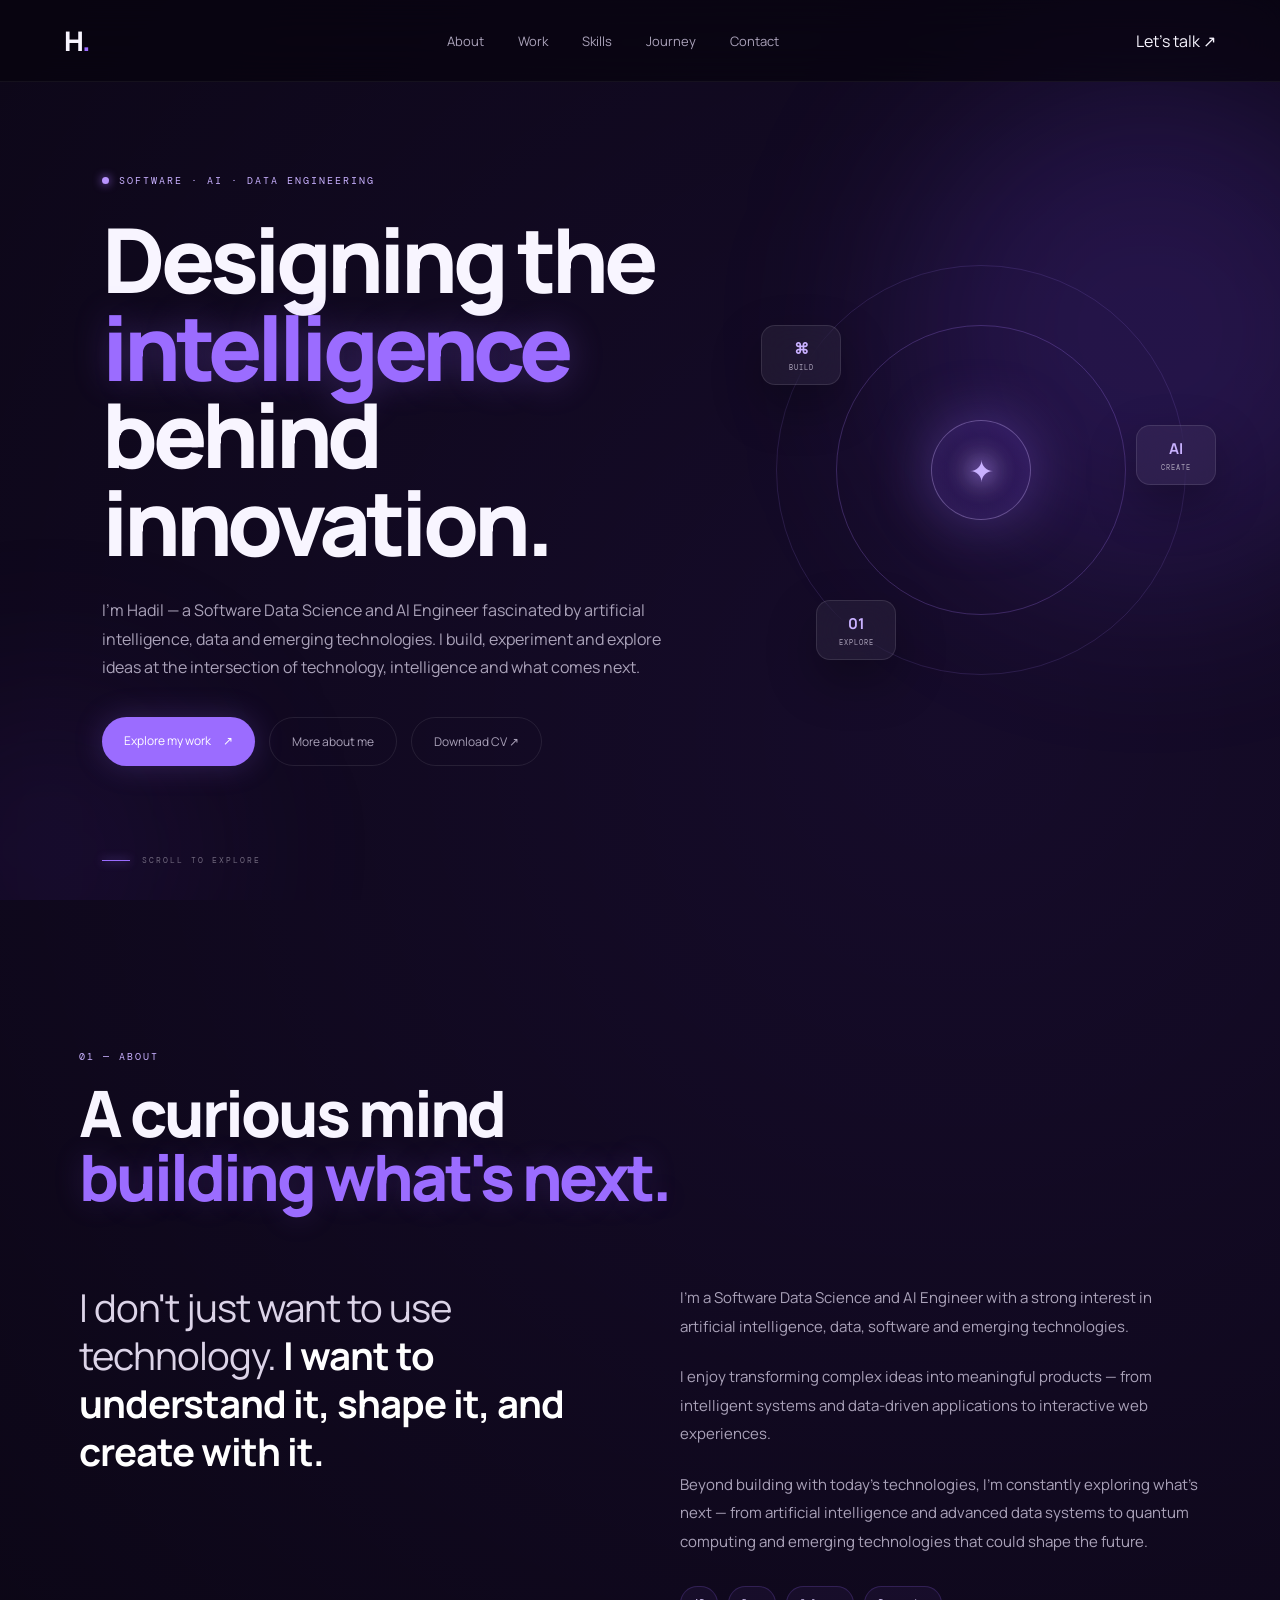
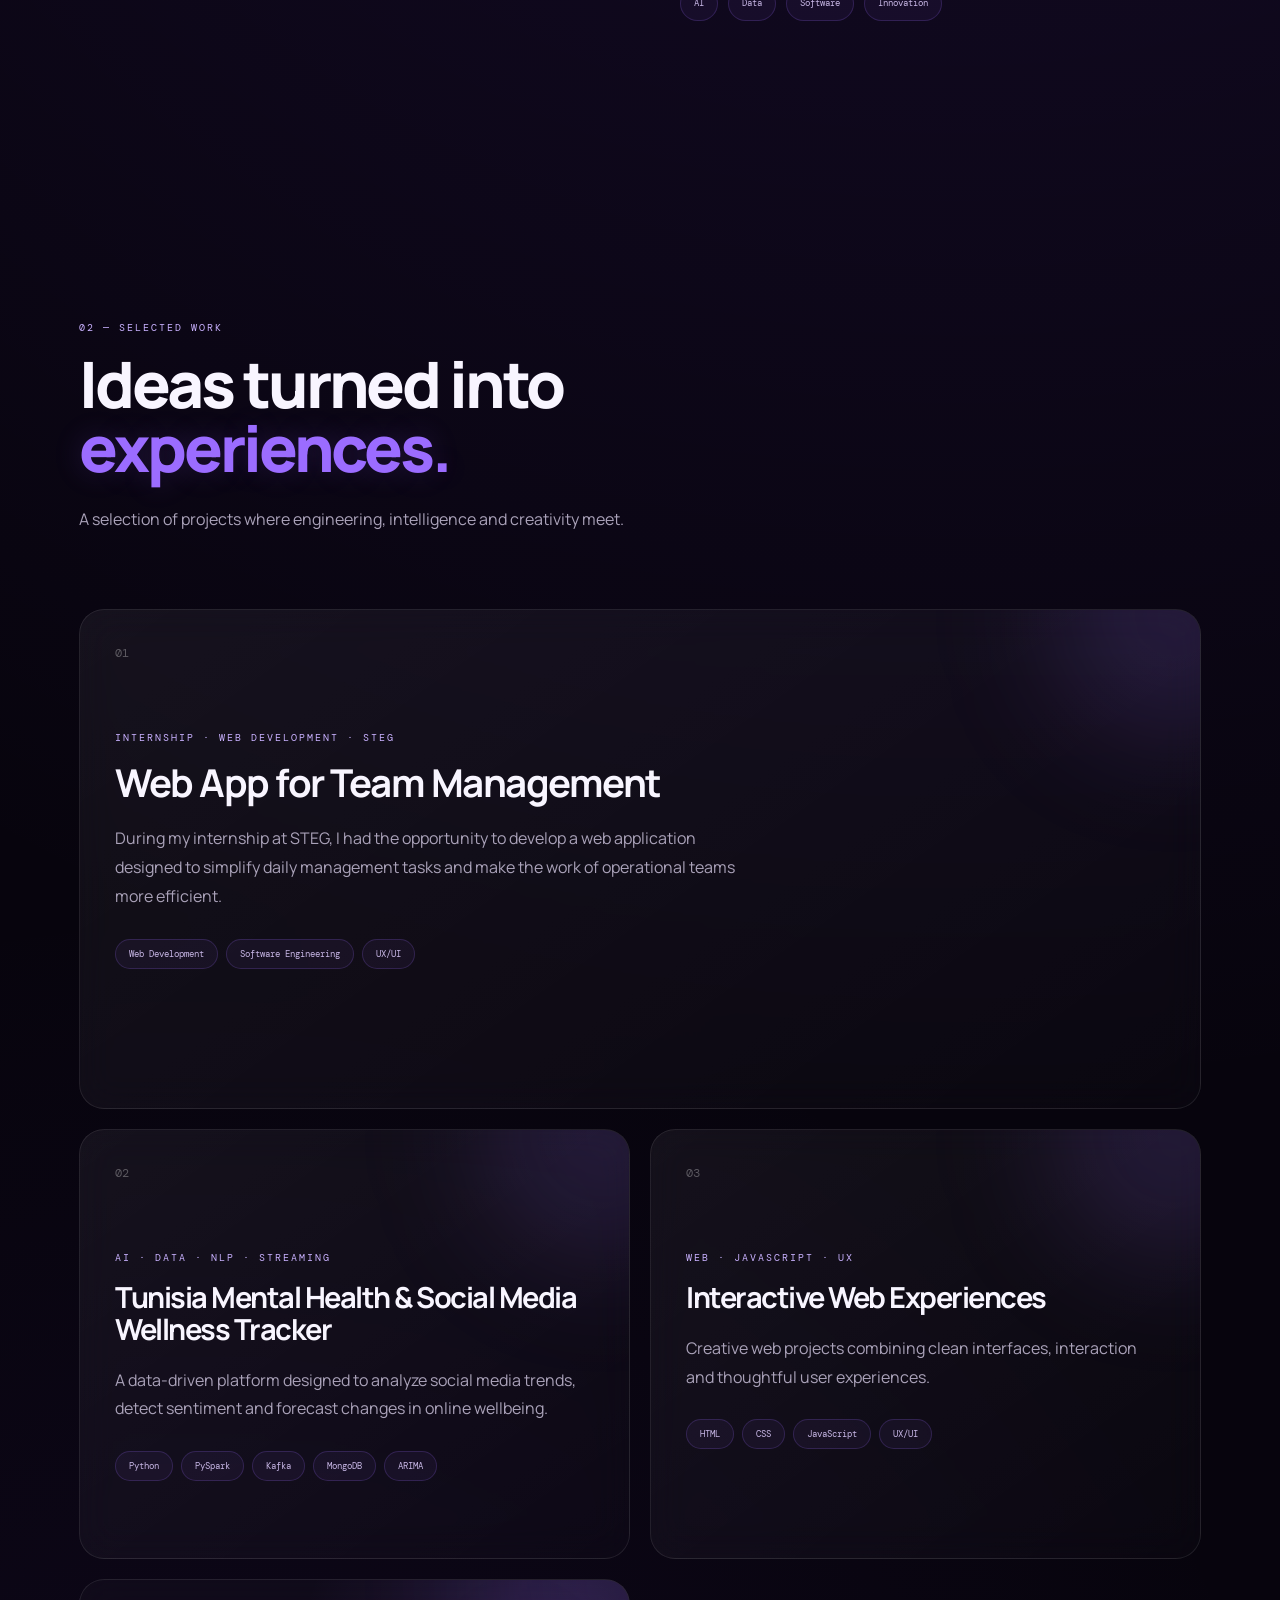
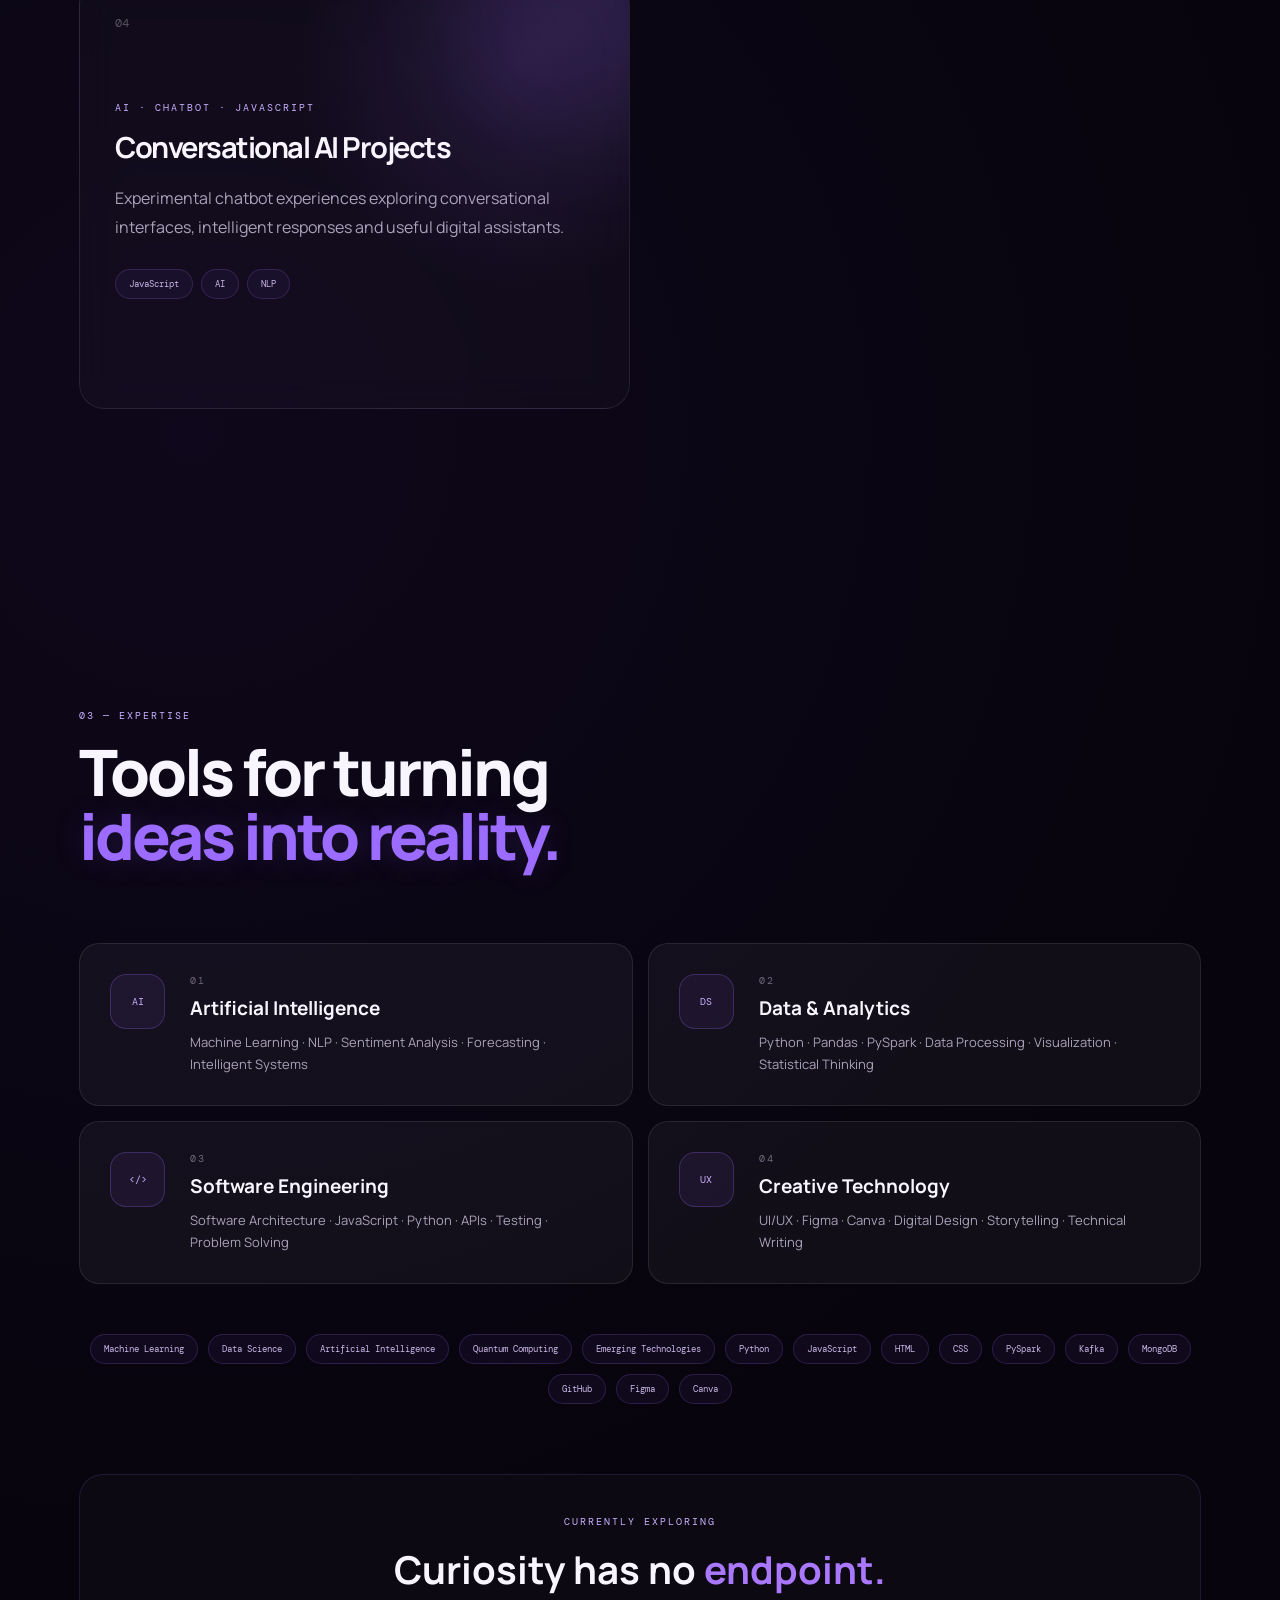
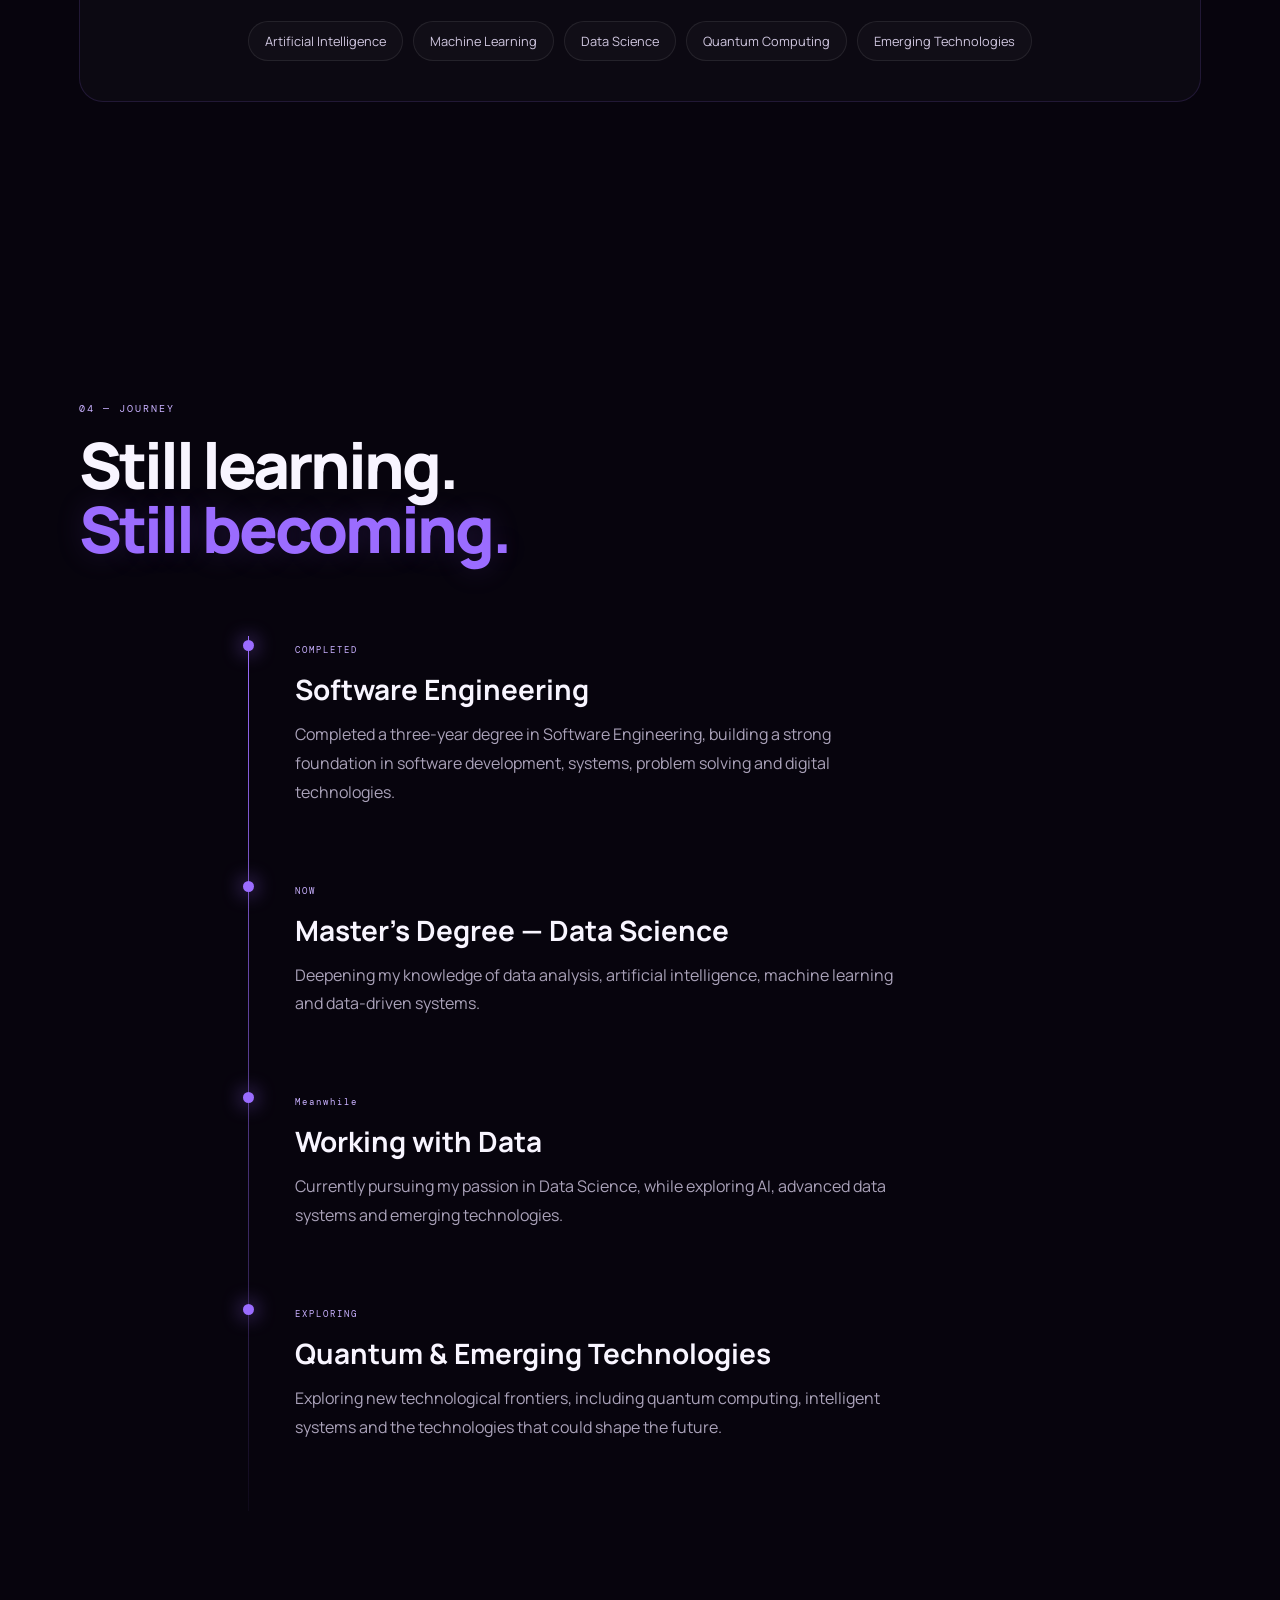
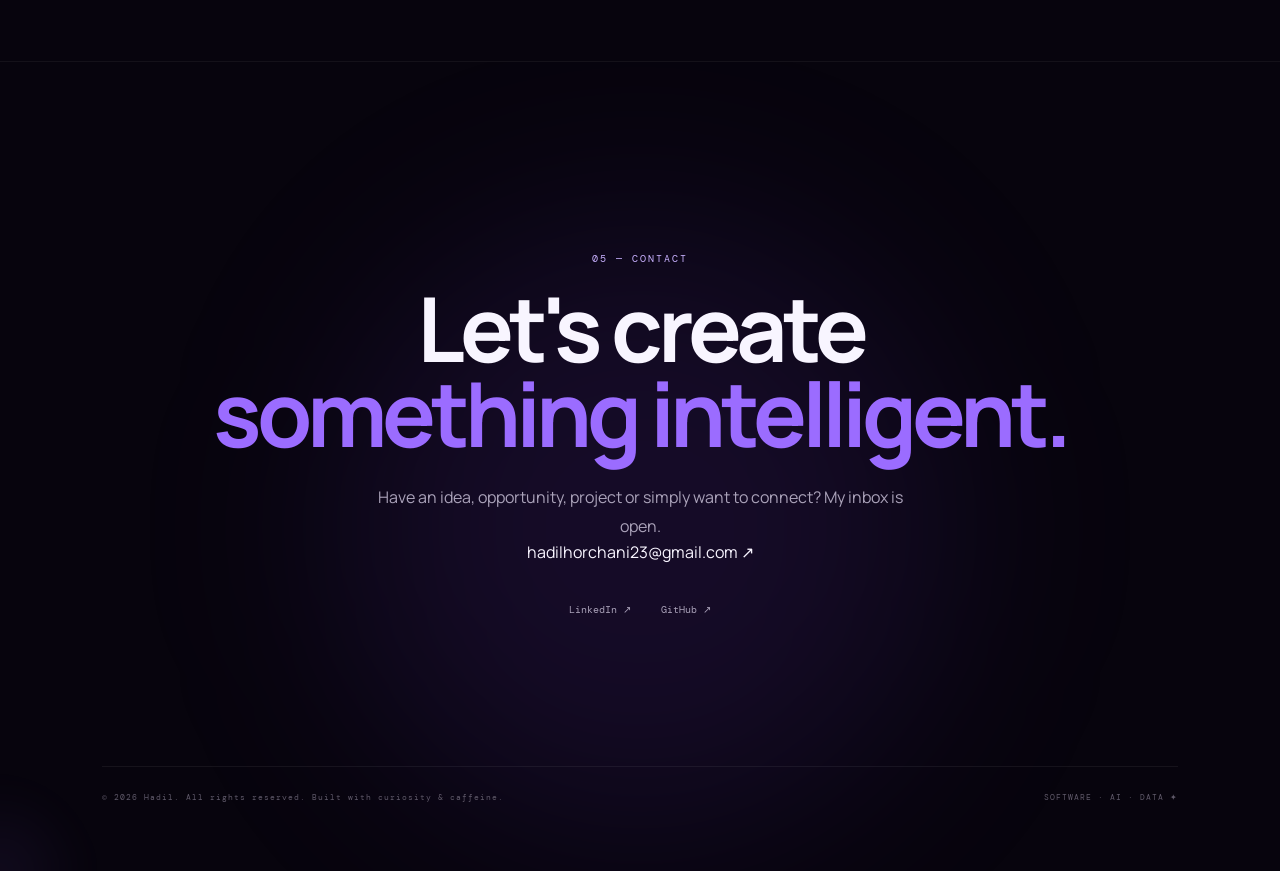
<file: index.html>
<!DOCTYPE html>
<html lang="en">
<head>
    <meta charset="UTF-8">
    <meta name="viewport" content="width=device-width, initial-scale=1.0">

    <title>Hadil | AI , Data  & Software Engineer</title>

    <meta
        name="description"
        content="Hadil — Specialist in AI, Data Science, Software Engineering, and Digital Innovation."
    >

    <link rel="stylesheet" href="style.css">
</head>

<body>

    <!-- ================= NAVBAR ================= -->

    <header class="navbar">

        <a href="#" class="logo">H<span>.</span></a>

        <nav>
            <a href="#about">About</a>
            <a href="#work">Work</a>
            <a href="#skills">Skills</a>
            <a href="#journey">Journey</a>
            <a href="#contact">Contact</a>
        </nav>

        <!-- CHANGE THIS EMAIL LATER -->
        <a href="https://mail.google.com/mail/?view=cm&fs=1&to=hadilhorchani23@gmail.com&su=Hello%20Hadil%20-%20Portfolio%20Inquiry"
   target="_blank"
   rel="noopener noreferrer"
   class="nav-cta">
    Let's talk ↗
</a>

    </header>


    <main>

        <!-- ================= HERO ================= -->

        <section class="hero">

            <div class="glow glow-one"></div>
            <div class="glow glow-two"></div>

            <div class="hero-content">

                <p class="eyebrow">
                    <span class="status-dot"></span>
                    SOFTWARE · AI · DATA ENGINEERING 
                </p>

                <h1>
                    Designing the
                    <span>intelligence</span>
                    behind innovation.
                </h1>

                <p class="hero-description">
    I'm Hadil — a Software  Data Science and AI Engineer 
    fascinated by artificial intelligence, data and emerging technologies.
    I build, experiment and explore ideas at the intersection of
    technology, intelligence and what comes next.
</p>

                <div class="hero-buttons">

    <a href="#work" class="primary-button">
        Explore my work <span>↗</span>
    </a>

    <a href="#about" class="secondary-button">
        More about me
    </a>

    <a href="assets/Hadil-Horchani-CV.pdf"
   class="secondary-button"
   target="_blank"
   rel="noopener noreferrer">
    Download CV ↗
</a>

</div>

            </div>


            <!-- GALAXY ORBIT -->

            <div class="hero-orbit">

                <div class="orbit orbit-one"></div>
                <div class="orbit orbit-two"></div>

                <div class="orbit-core">
                    <span>✦</span>
                </div>

                <div class="floating-card card-one">
                    <span>⌘</span>
                    <small>BUILD</small>
                </div>

                <div class="floating-card card-two">
                    <span>AI</span>
                    <small>CREATE</small>
                </div>

                <div class="floating-card card-three">
                    <span>01</span>
                    <small>EXPLORE</small>
                </div>

            </div>


            <div class="scroll-indicator">
                <span></span>
                SCROLL TO EXPLORE
            </div>

        </section>



        <!-- ================= ABOUT ================= -->

        <section id="about" class="section about-section">

            <div class="section-heading">

                <p class="section-number">01 — ABOUT</p>

                <h2>
                    A curious mind
                    <span>building what's next.</span>
                </h2>

            </div>


            <div class="about-grid">

                <div class="about-intro">

                    <p class="large-text">
                        I don't just want to use technology.
                        <strong>I want to understand it, shape it,
                        and create with it.</strong>
                    </p>

                </div>


                <div class="about-text">

                    <div class="about-text">

    <p>
        I'm a Software  Data Science and AI Engineer
        with a strong interest in artificial intelligence, data,
        software and emerging technologies.
    </p>

    <p>
        I enjoy transforming complex ideas into meaningful products —
        from intelligent systems and data-driven applications to
        interactive web experiences.
    </p>

    <p>
        Beyond building with today's technologies, I'm constantly
        exploring what's next — from artificial intelligence and
        advanced data systems to quantum computing and emerging
        technologies that could shape the future.
    </p>

</div>

                    <div class="about-tags">

                        <span>AI</span>
                        <span>Data</span>
                        <span>Software</span>
                        <span>Innovation</span>

                    </div>

                </div>

            </div>

        </section>



        <!-- ================= WORK ================= -->

        <section id="work" class="section work-section">

    <div class="section-heading">
        <p class="section-number">02 — SELECTED WORK</p>

        <h2>
            Ideas turned into <span>experiences.</span>
        </h2>

        <p class="section-description">
            A selection of projects where engineering, intelligence and creativity meet.
        </p>
    </div>


    <div class="projects-grid">


        <!-- PROJECT 01 — STEG INTERNSHIP -->
        <article class="project-card project-large">

            <div class="project-number">01</div>

            <div class="project-content">

                <p class="project-category">
                    INTERNSHIP · WEB DEVELOPMENT · STEG
                </p>

                <h3>
                    Web App for Team Management
                </h3>

                <p>
                    During my internship at STEG, I had the opportunity to
                    develop a web application designed to simplify daily
                    management tasks and make the work of operational teams
                    more efficient.
                </p>

                <div class="project-tech">
                    <span>Web Development</span>
                    <span>Software Engineering</span>
                    <span>UX/UI</span>
                </div>

                

            </div>

        </article>



        <!-- PROJECT 02 — AI / DATA -->
        <article class="project-card">

            <div class="project-number">02</div>

            <div class="project-content">

                <p class="project-category">
                    AI · DATA · NLP · STREAMING
                </p>

                <h3>
                    Tunisia Mental Health & Social Media Wellness Tracker
                </h3>

                <p>
                    A data-driven platform designed to analyze social media
                    trends, detect sentiment and forecast changes in online
                    wellbeing.
                </p>

                <div class="project-tech">
                    <span>Python</span>
                    <span>PySpark</span>
                    <span>Kafka</span>
                    <span>MongoDB</span>
                    <span>ARIMA</span>
                </div>

                
            </div>

        </article>



        <!-- PROJECT 03 — WEB -->
        <article class="project-card">

            <div class="project-number">03</div>

            <div class="project-content">

                <p class="project-category">
                    WEB · JAVASCRIPT · UX
                </p>

                <h3>
                    Interactive Web Experiences
                </h3>

                <p>
                    Creative web projects combining clean interfaces,
                    interaction and thoughtful user experiences.
                </p>

                <div class="project-tech">
                    <span>HTML</span>
                    <span>CSS</span>
                    <span>JavaScript</span>
                    <span>UX/UI</span>
                </div>

                

            </div>

        </article>



        <!-- PROJECT 04 — CHATBOT -->
        <article class="project-card project-featured">

            <div class="project-number">04</div>

            <div class="project-content">

                <p class="project-category">
                    AI · CHATBOT · JAVASCRIPT
                </p>

                <h3>
                    Conversational AI Projects
                </h3>

                <p>
                    Experimental chatbot experiences exploring conversational
                    interfaces, intelligent responses and useful digital
                    assistants.
                </p>

                <div class="project-tech">
                    <span>JavaScript</span>
                    <span>AI</span>
                    <span>NLP</span>
                </div>

                

            </div>

        </article>


    </div>

</section>


        <!-- ================= SKILLS ================= -->

        <section id="skills" class="section skills-section">

            <div class="section-heading">

                <p class="section-number">03 — EXPERTISE</p>

                <h2>
                    Tools for turning
                    <span>ideas into reality.</span>
                </h2>

            </div>


            <div class="skills-container">


                <div class="skill-group">

                    <div class="skill-icon">
                        AI
                    </div>

                    <div>
                        <p class="skill-label">01</p>

                        <h3>
                            Artificial Intelligence
                        </h3>

                        <p>
                            Machine Learning · NLP · Sentiment Analysis
                            · Forecasting · Intelligent Systems
                        </p>
                    </div>

                </div>



                <div class="skill-group">

                    <div class="skill-icon">
                        DS
                    </div>

                    <div>
                        <p class="skill-label">02</p>

                        <h3>
                            Data & Analytics
                        </h3>

                        <p>
                            Python · Pandas · PySpark · Data Processing
                            · Visualization · Statistical Thinking
                        </p>
                    </div>

                </div>



                <div class="skill-group">

                    <div class="skill-icon">
                        &lt;/&gt;
                    </div>

                    <div>
                        <p class="skill-label">03</p>

                        <h3>
                            Software Engineering
                        </h3>

                        <p>
                            Software Architecture · JavaScript · Python
                            · APIs · Testing · Problem Solving
                        </p>
                    </div>

                </div>



                <div class="skill-group">

                    <div class="skill-icon">
                        UX
                    </div>

                    <div>
                        <p class="skill-label">04</p>

                        <h3>
                            Creative Technology
                        </h3>

                        <p>
                            UI/UX · Figma · Canva · Digital Design
                            · Storytelling · Technical Writing
                        </p>
                    </div>

                </div>



                <div class="skill-cloud">
                    <span>Machine Learning</span>
<span>Data Science</span>
<span>Artificial Intelligence</span>
<span>Quantum Computing</span>
<span>Emerging Technologies</span>

                    <span>Python</span>
                    <span>JavaScript</span>
                    <span>HTML</span>
                    <span>CSS</span>
                    <span>PySpark</span>
                    <span>Kafka</span>
                    <span>MongoDB</span>
                    <span>GitHub</span>
                    <span>Figma</span>
                    <span>Canva</span>

                </div>

            </div>
            <div class="exploring-box">

    <p class="section-number">CURRENTLY EXPLORING</p>

    <h3>
        Curiosity has no <span>endpoint.</span>
    </h3>

    <div class="exploring-items">

        <span>Artificial Intelligence</span>
        <span>Machine Learning</span>
        <span>Data Science</span>
        <span>Quantum Computing</span>
        <span>Emerging Technologies</span>

    </div>

</div>
        </section>



        <!-- ================= JOURNEY ================= -->

       <section id="journey" class="section journey-section">

    <div class="section-heading">

        <p class="section-number">04 — JOURNEY</p>

        <h2>
            Still learning. <span>Still becoming.</span>
        </h2>

    </div>


    <div class="timeline">


        <!-- 01 -->
        <div class="timeline-item">

            <div class="timeline-dot"></div>

            <div class="timeline-content">

                <span>COMPLETED</span>

                <h3>Software Engineering</h3>

                <p>
                    Completed a three-year degree in Software Engineering,
                    building a strong foundation in software development,
                    systems, problem solving and digital technologies.
                </p>

            </div>

        </div>


        <!-- 02 -->
        <div class="timeline-item">

            <div class="timeline-dot"></div>

            <div class="timeline-content">

                <span>NOW</span>

                <h3>Master's Degree — Data Science</h3>

                <p>
                    Deepening my knowledge of data analysis, artificial
                    intelligence, machine learning and data-driven systems.
                </p>

            </div>

        </div>


        <!-- 03 -->
        <div class="timeline-item">

            <div class="timeline-dot"></div>

            <div class="timeline-content">

                <span>Meanwhile</span>

                <h3>Working with Data </h3>

                <p>
                    Currently pursuing my passion in
                    Data Science, while exploring AI, advanced data systems
                    and emerging technologies.
                </p>

            </div>

        </div>


        <!-- 04 -->
        <div class="timeline-item">

            <div class="timeline-dot"></div>

            <div class="timeline-content">

                <span>EXPLORING</span>

                <h3>Quantum & Emerging Technologies</h3>

                <p>
                    Exploring new technological frontiers, including
                    quantum computing, intelligent systems and the
                    technologies that could shape the future.
                </p>

            </div>

        </div>


    </div>

</section>



        <!-- ================= CONTACT ================= -->

        <section id="contact" class="contact-section">

            <div class="contact-glow"></div>

            <p class="section-number">
                05 — CONTACT
            </p>

            <h2>
                Let's create
                <span>something intelligent.</span>
            </h2>

            <p class="contact-description">
                Have an idea, opportunity, project or simply want to connect?
                My inbox is open.
            </p>


            <!-- CHANGE THIS EMAIL -->

           <a href="https://mail.google.com/mail/?view=cm&fs=1&to=hadilhorchani23@gmail.com&su=Hello%20Hadil%20-%20Portfolio%20Inquiry"
   target="_blank"
   rel="noopener noreferrer">
    hadilhorchani23@gmail.com ↗
</a>


            <div class="contact-links">


                <!-- CHANGE LINKEDIN URL -->

                <a href="https://www.linkedin.com/in/hadil-horchani-981b83317/"
   target="_blank"
   rel="noopener noreferrer">
    LinkedIn ↗
</a>

                <!-- CHANGE GITHUB URL -->

               <a href="https://github.com/hadilhorchani"
   target="_blank"
   rel="noopener noreferrer">
    GitHub ↗
</a>

            </div>


            <footer>

                <p>
                    © 2026 Hadil. All rights reserved. Built with curiosity & caffeine.

                </p>

                <p>
                    SOFTWARE · AI · DATA ✦
                </p>

            </footer>

        </section>

    </main>


    <script src="script.js"></script>

</body>
</html>
</file>
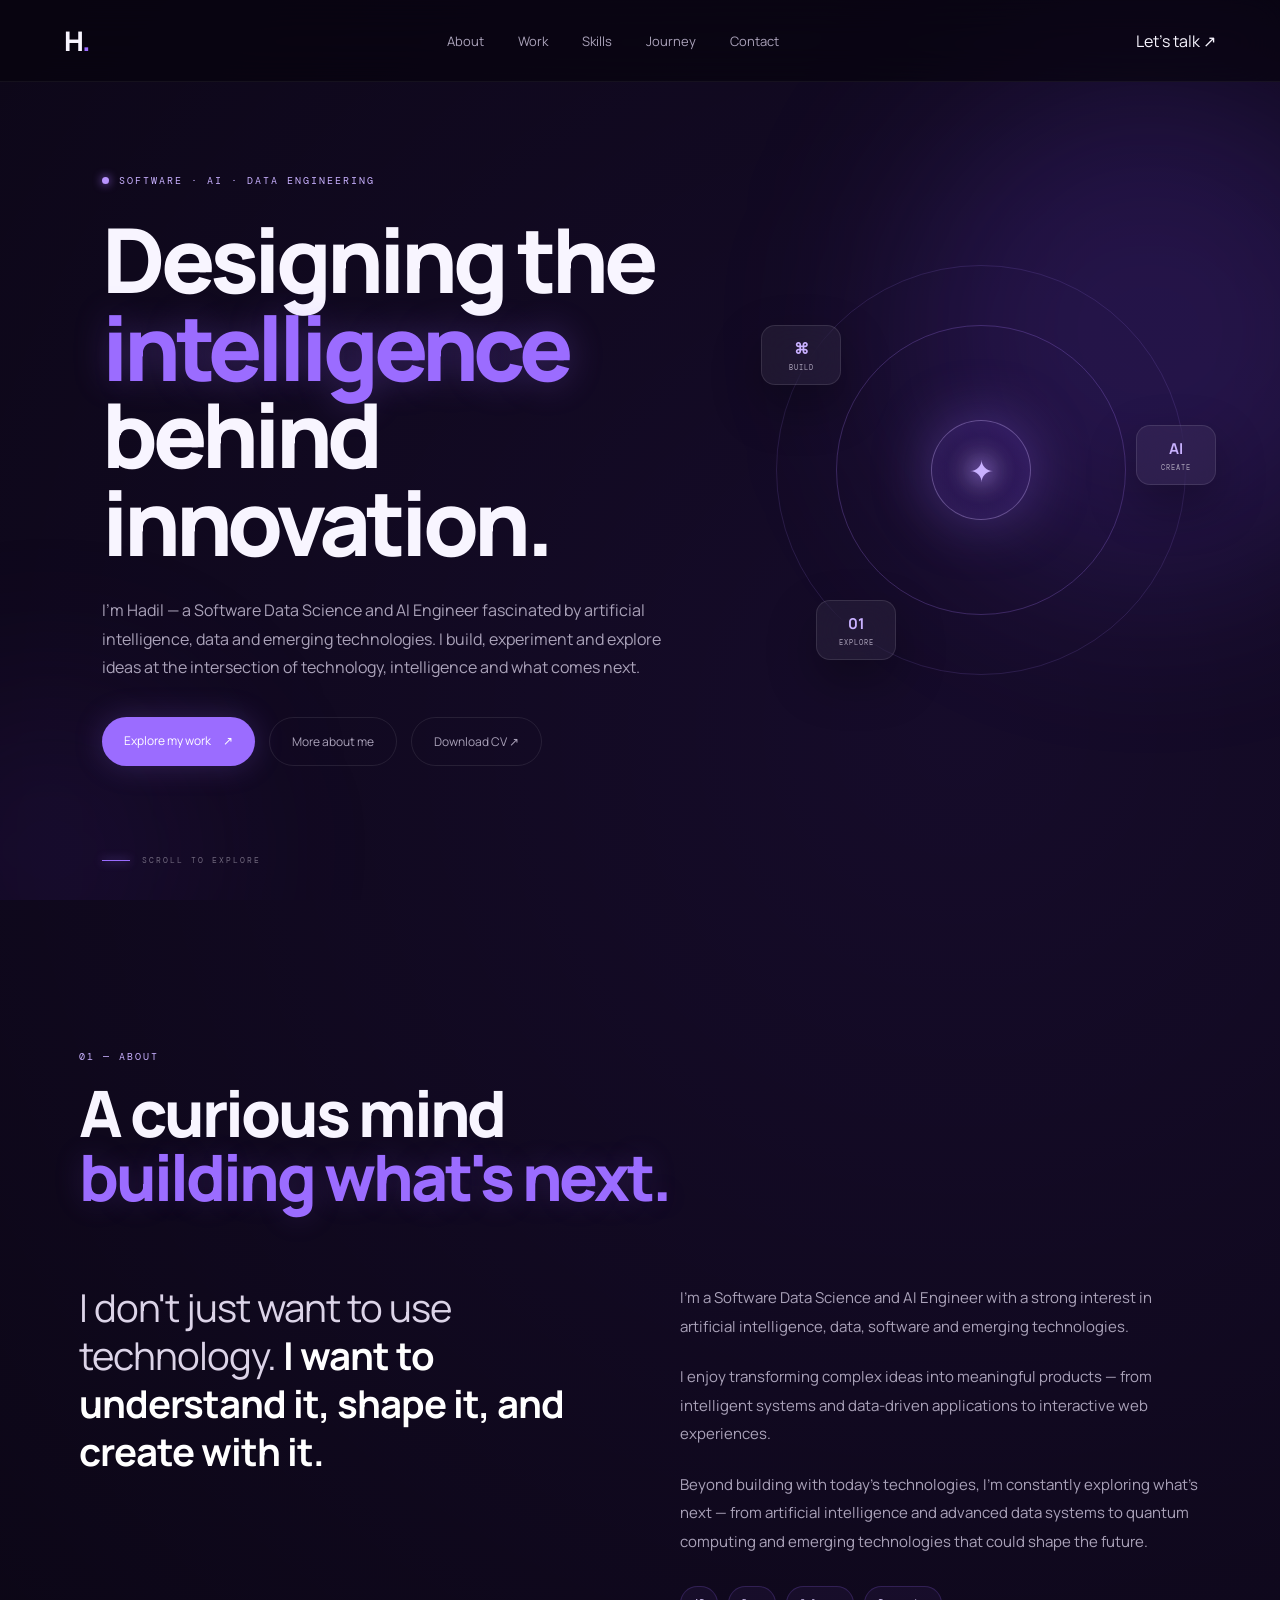
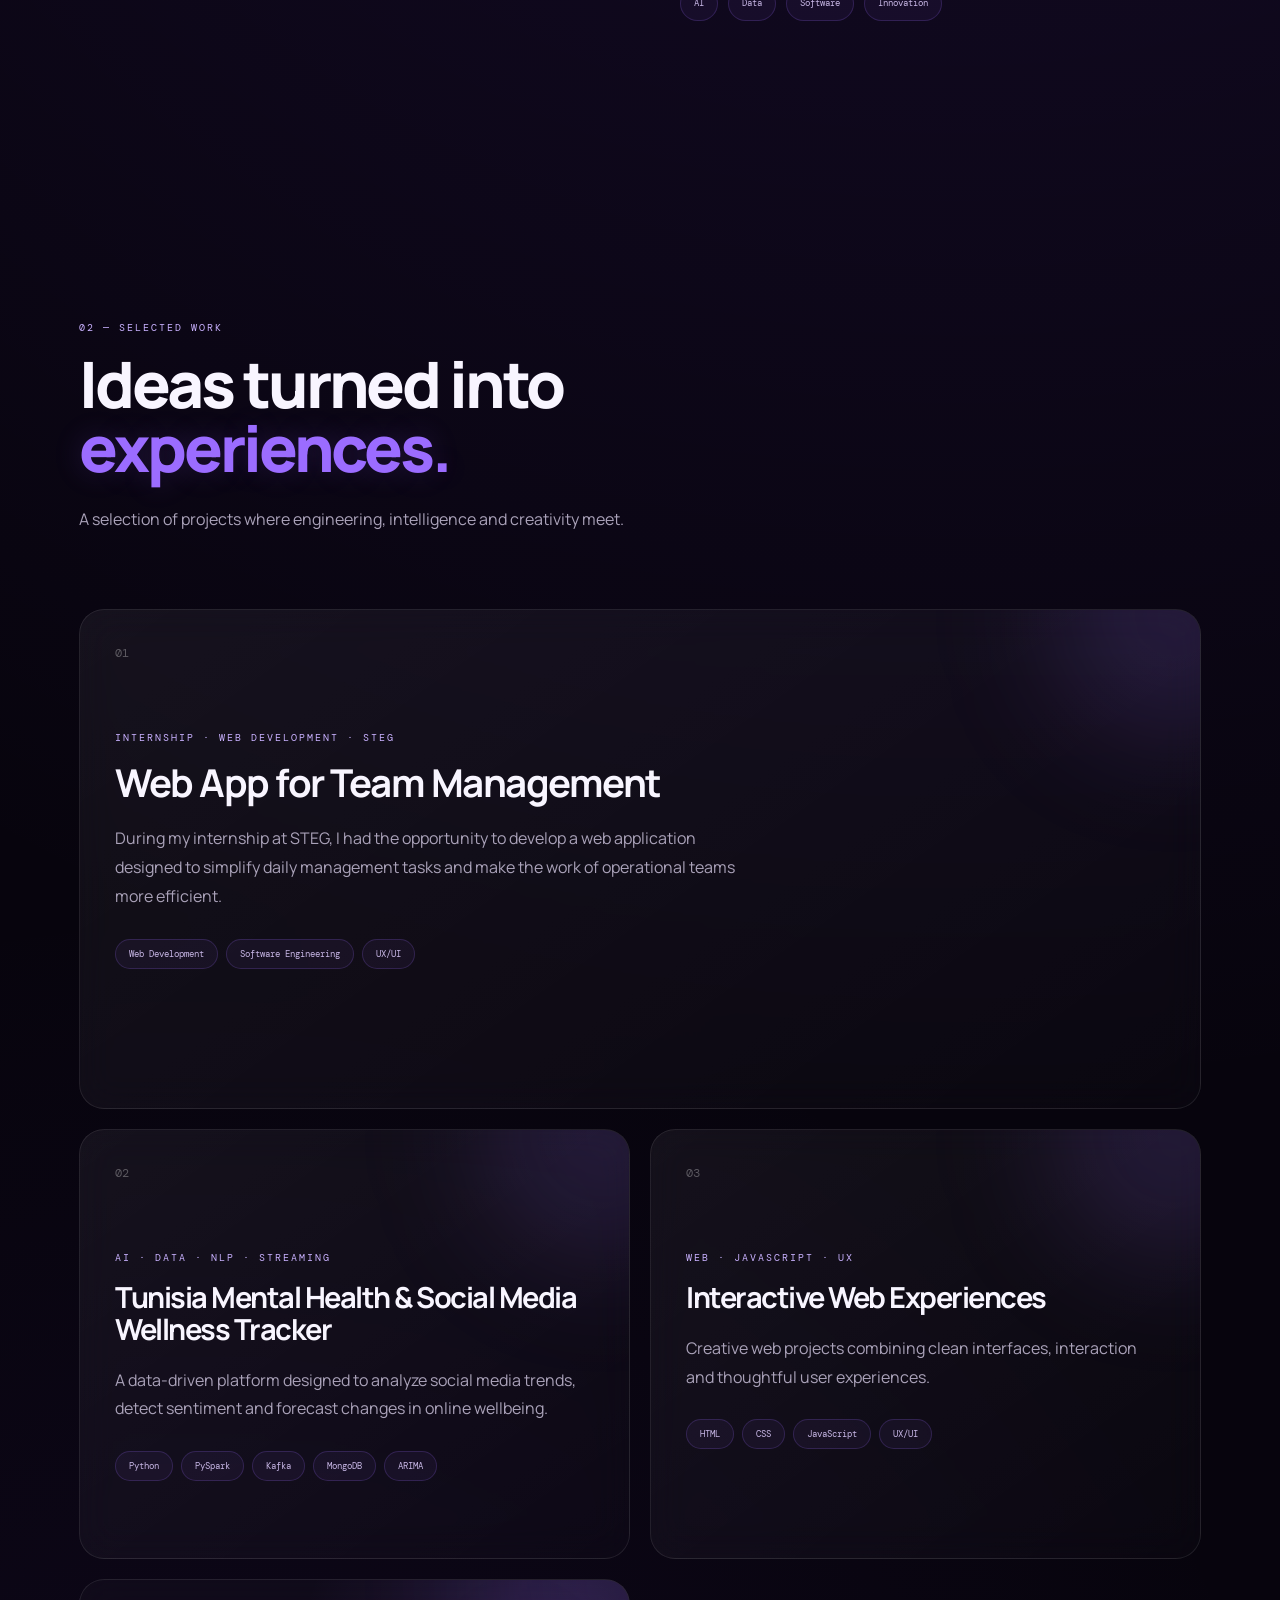
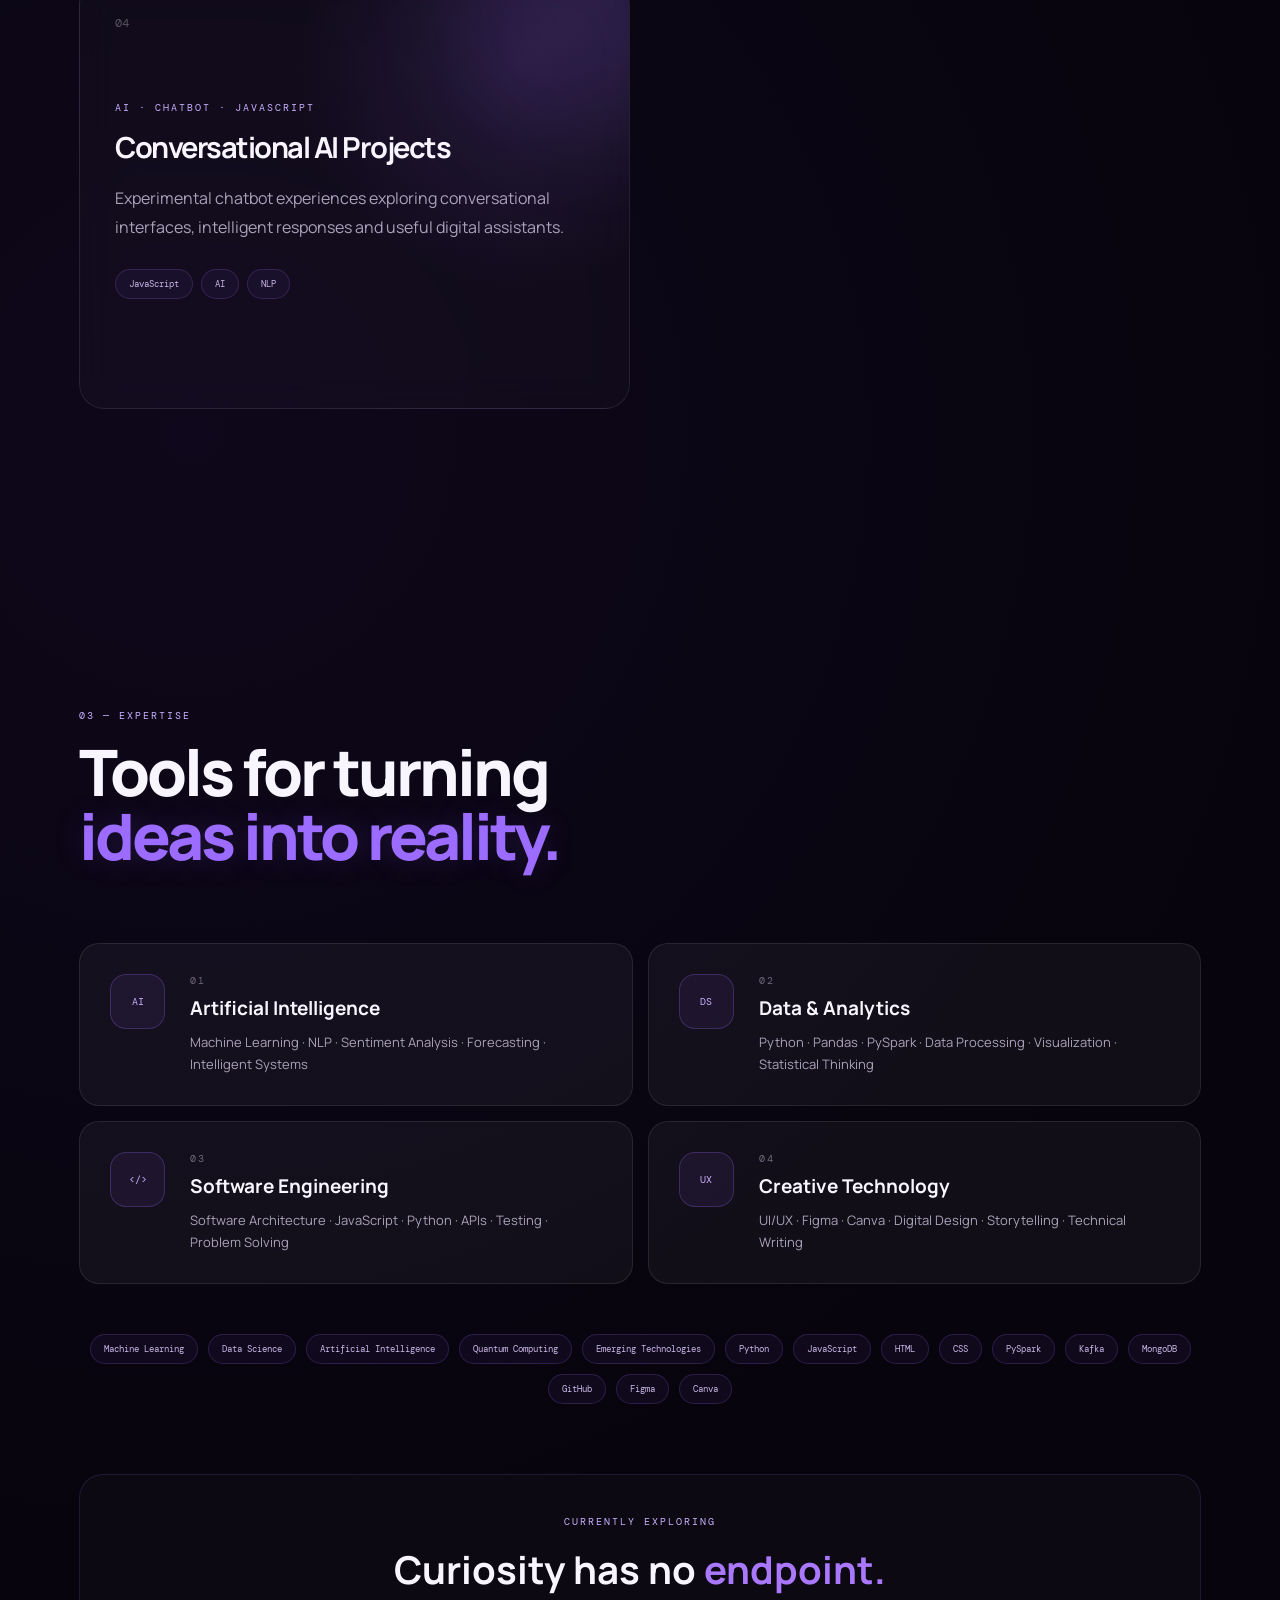
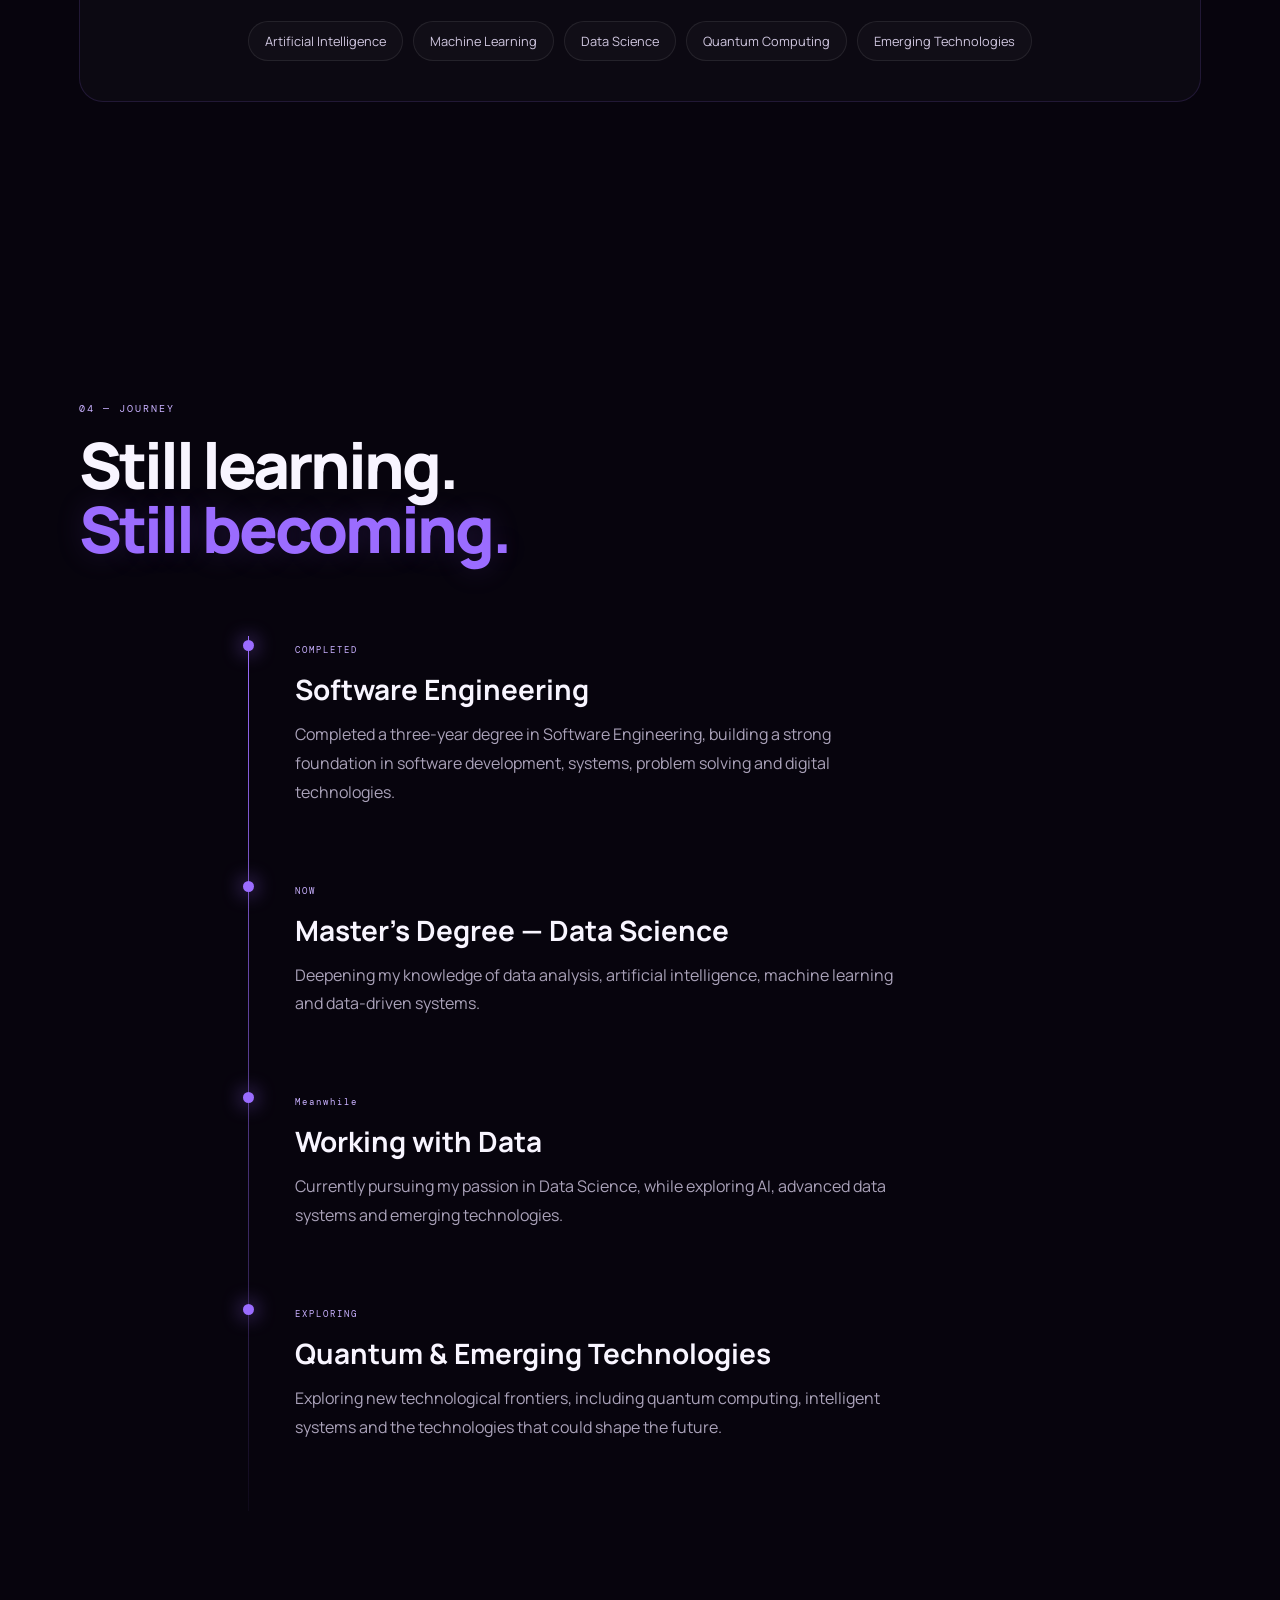
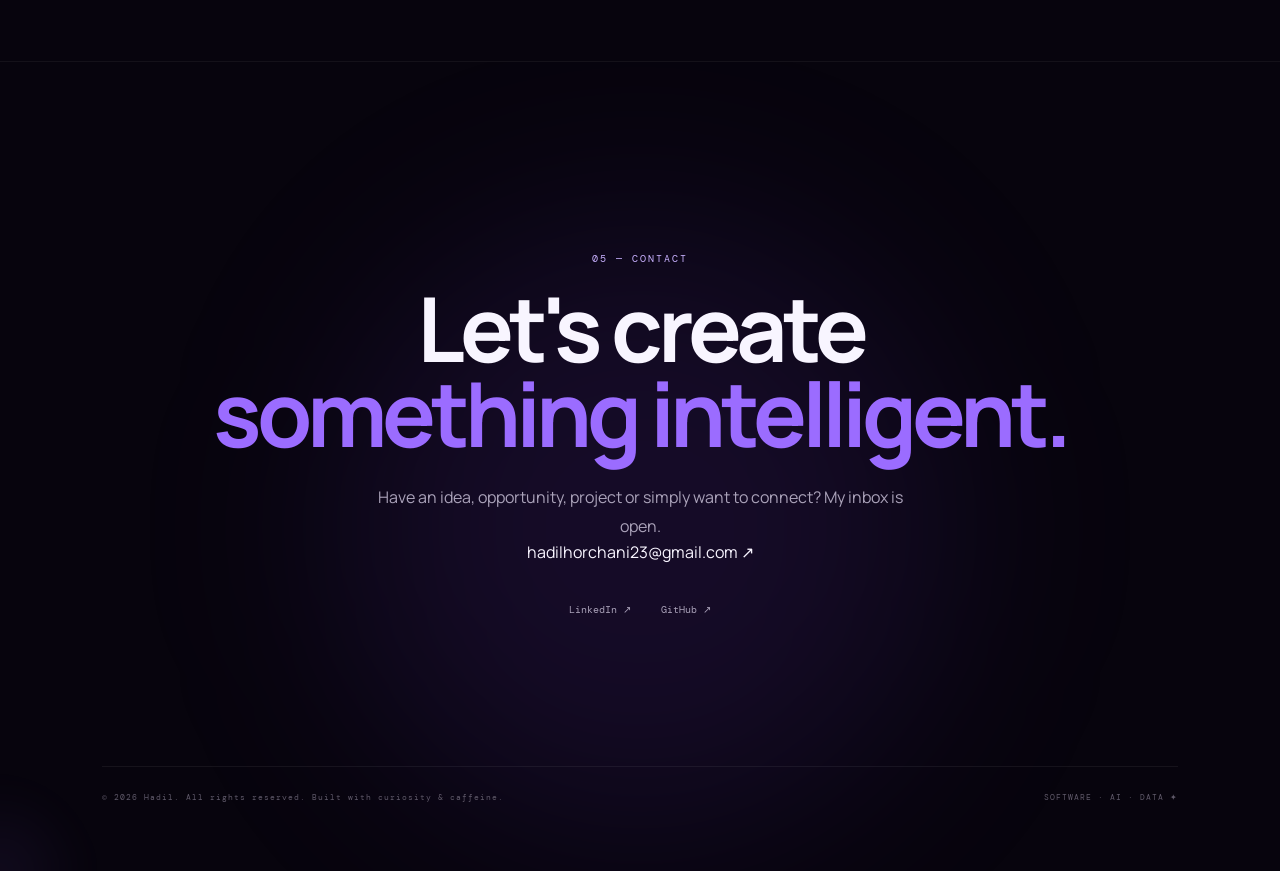
<file: hadil-portfolio/index.html>
<!DOCTYPE html>
<html lang="en">
<head>
    <meta charset="UTF-8">
    <meta name="viewport" content="width=device-width, initial-scale=1.0">

    <title>Hadil | AI , Data  & Software Engineer</title>

    <meta
        name="description"
        content="Hadil — Specialist in AI, Data Science, Software Engineering, and Digital Innovation."
    >

    <link rel="stylesheet" href="style.css">
</head>

<body>

    <!-- ================= NAVBAR ================= -->

    <header class="navbar">

        <a href="#" class="logo">H<span>.</span></a>

        <nav>
            <a href="#about">About</a>
            <a href="#work">Work</a>
            <a href="#skills">Skills</a>
            <a href="#journey">Journey</a>
            <a href="#contact">Contact</a>
        </nav>

        <!-- CHANGE THIS EMAIL LATER -->
        <a href="mailto:hadilhorchani23@gmail.com?subject=Hello%20Hadil%20-%20Portfolio%20Inquiry"
   class="nav-cta">
    Let's talk ↗
</a>

    </header>


    <main>

        <!-- ================= HERO ================= -->

        <section class="hero">

            <div class="glow glow-one"></div>
            <div class="glow glow-two"></div>

            <div class="hero-content">

                <p class="eyebrow">
                    <span class="status-dot"></span>
                    SOFTWARE · AI · DATA ENGINEERING 
                </p>

                <h1>
                    Designing the
                    <span>intelligence</span>
                    behind innovation.
                </h1>

                <p class="hero-description">
    I'm Hadil — a Software  Data Science and AI Engineer 
    fascinated by artificial intelligence, data and emerging technologies.
    I build, experiment and explore ideas at the intersection of
    technology, intelligence and what comes next.
</p>

                <div class="hero-buttons">

    <a href="#work" class="primary-button">
        Explore my work <span>↗</span>
    </a>

    <a href="#about" class="secondary-button">
        More about me
    </a>

    <a href="assets/Hadil-Horchani-CV.pdf"
   class="secondary-button"
   target="_blank"
   rel="noopener noreferrer">
    Download CV ↗
</a>

</div>

            </div>


            <!-- GALAXY ORBIT -->

            <div class="hero-orbit">

                <div class="orbit orbit-one"></div>
                <div class="orbit orbit-two"></div>

                <div class="orbit-core">
                    <span>✦</span>
                </div>

                <div class="floating-card card-one">
                    <span>⌘</span>
                    <small>BUILD</small>
                </div>

                <div class="floating-card card-two">
                    <span>AI</span>
                    <small>CREATE</small>
                </div>

                <div class="floating-card card-three">
                    <span>01</span>
                    <small>EXPLORE</small>
                </div>

            </div>


            <div class="scroll-indicator">
                <span></span>
                SCROLL TO EXPLORE
            </div>

        </section>



        <!-- ================= ABOUT ================= -->

        <section id="about" class="section about-section">

            <div class="section-heading">

                <p class="section-number">01 — ABOUT</p>

                <h2>
                    A curious mind
                    <span>building what's next.</span>
                </h2>

            </div>


            <div class="about-grid">

                <div class="about-intro">

                    <p class="large-text">
                        I don't just want to use technology.
                        <strong>I want to understand it, shape it,
                        and create with it.</strong>
                    </p>

                </div>


                <div class="about-text">

                    <div class="about-text">

    <p>
        I'm a Software  Data Science and AI Engineer
        with a strong interest in artificial intelligence, data,
        software and emerging technologies.
    </p>

    <p>
        I enjoy transforming complex ideas into meaningful products —
        from intelligent systems and data-driven applications to
        interactive web experiences.
    </p>

    <p>
        Beyond building with today's technologies, I'm constantly
        exploring what's next — from artificial intelligence and
        advanced data systems to quantum computing and emerging
        technologies that could shape the future.
    </p>

</div>

                    <div class="about-tags">

                        <span>AI</span>
                        <span>Data</span>
                        <span>Software</span>
                        <span>Innovation</span>

                    </div>

                </div>

            </div>

        </section>



        <!-- ================= WORK ================= -->

        <section id="work" class="section work-section">

    <div class="section-heading">
        <p class="section-number">02 — SELECTED WORK</p>

        <h2>
            Ideas turned into <span>experiences.</span>
        </h2>

        <p class="section-description">
            A selection of projects where engineering, intelligence and creativity meet.
        </p>
    </div>


    <div class="projects-grid">


        <!-- PROJECT 01 — STEG INTERNSHIP -->
        <article class="project-card project-large">

            <div class="project-number">01</div>

            <div class="project-content">

                <p class="project-category">
                    INTERNSHIP · WEB DEVELOPMENT · STEG
                </p>

                <h3>
                    Web App for Team Management
                </h3>

                <p>
                    During my internship at STEG, I had the opportunity to
                    develop a web application designed to simplify daily
                    management tasks and make the work of operational teams
                    more efficient.
                </p>

                <div class="project-tech">
                    <span>Web Development</span>
                    <span>Software Engineering</span>
                    <span>UX/UI</span>
                </div>

                

            </div>

        </article>



        <!-- PROJECT 02 — AI / DATA -->
        <article class="project-card">

            <div class="project-number">02</div>

            <div class="project-content">

                <p class="project-category">
                    AI · DATA · NLP · STREAMING
                </p>

                <h3>
                    Tunisia Mental Health & Social Media Wellness Tracker
                </h3>

                <p>
                    A data-driven platform designed to analyze social media
                    trends, detect sentiment and forecast changes in online
                    wellbeing.
                </p>

                <div class="project-tech">
                    <span>Python</span>
                    <span>PySpark</span>
                    <span>Kafka</span>
                    <span>MongoDB</span>
                    <span>ARIMA</span>
                </div>

                
            </div>

        </article>



        <!-- PROJECT 03 — WEB -->
        <article class="project-card">

            <div class="project-number">03</div>

            <div class="project-content">

                <p class="project-category">
                    WEB · JAVASCRIPT · UX
                </p>

                <h3>
                    Interactive Web Experiences
                </h3>

                <p>
                    Creative web projects combining clean interfaces,
                    interaction and thoughtful user experiences.
                </p>

                <div class="project-tech">
                    <span>HTML</span>
                    <span>CSS</span>
                    <span>JavaScript</span>
                    <span>UX/UI</span>
                </div>

                

            </div>

        </article>



        <!-- PROJECT 04 — CHATBOT -->
        <article class="project-card project-featured">

            <div class="project-number">04</div>

            <div class="project-content">

                <p class="project-category">
                    AI · CHATBOT · JAVASCRIPT
                </p>

                <h3>
                    Conversational AI Projects
                </h3>

                <p>
                    Experimental chatbot experiences exploring conversational
                    interfaces, intelligent responses and useful digital
                    assistants.
                </p>

                <div class="project-tech">
                    <span>JavaScript</span>
                    <span>AI</span>
                    <span>NLP</span>
                </div>

                

            </div>

        </article>


    </div>

</section>


        <!-- ================= SKILLS ================= -->

        <section id="skills" class="section skills-section">

            <div class="section-heading">

                <p class="section-number">03 — EXPERTISE</p>

                <h2>
                    Tools for turning
                    <span>ideas into reality.</span>
                </h2>

            </div>


            <div class="skills-container">


                <div class="skill-group">

                    <div class="skill-icon">
                        AI
                    </div>

                    <div>
                        <p class="skill-label">01</p>

                        <h3>
                            Artificial Intelligence
                        </h3>

                        <p>
                            Machine Learning · NLP · Sentiment Analysis
                            · Forecasting · Intelligent Systems
                        </p>
                    </div>

                </div>



                <div class="skill-group">

                    <div class="skill-icon">
                        DS
                    </div>

                    <div>
                        <p class="skill-label">02</p>

                        <h3>
                            Data & Analytics
                        </h3>

                        <p>
                            Python · Pandas · PySpark · Data Processing
                            · Visualization · Statistical Thinking
                        </p>
                    </div>

                </div>



                <div class="skill-group">

                    <div class="skill-icon">
                        &lt;/&gt;
                    </div>

                    <div>
                        <p class="skill-label">03</p>

                        <h3>
                            Software Engineering
                        </h3>

                        <p>
                            Software Architecture · JavaScript · Python
                            · APIs · Testing · Problem Solving
                        </p>
                    </div>

                </div>



                <div class="skill-group">

                    <div class="skill-icon">
                        UX
                    </div>

                    <div>
                        <p class="skill-label">04</p>

                        <h3>
                            Creative Technology
                        </h3>

                        <p>
                            UI/UX · Figma · Canva · Digital Design
                            · Storytelling · Technical Writing
                        </p>
                    </div>

                </div>



                <div class="skill-cloud">
                    <span>Machine Learning</span>
<span>Data Science</span>
<span>Artificial Intelligence</span>
<span>Quantum Computing</span>
<span>Emerging Technologies</span>

                    <span>Python</span>
                    <span>JavaScript</span>
                    <span>HTML</span>
                    <span>CSS</span>
                    <span>PySpark</span>
                    <span>Kafka</span>
                    <span>MongoDB</span>
                    <span>GitHub</span>
                    <span>Figma</span>
                    <span>Canva</span>

                </div>

            </div>
            <div class="exploring-box">

    <p class="section-number">CURRENTLY EXPLORING</p>

    <h3>
        Curiosity has no <span>endpoint.</span>
    </h3>

    <div class="exploring-items">

        <span>Artificial Intelligence</span>
        <span>Machine Learning</span>
        <span>Data Science</span>
        <span>Quantum Computing</span>
        <span>Emerging Technologies</span>

    </div>

</div>
        </section>



        <!-- ================= JOURNEY ================= -->

       <section id="journey" class="section journey-section">

    <div class="section-heading">

        <p class="section-number">04 — JOURNEY</p>

        <h2>
            Still learning. <span>Still becoming.</span>
        </h2>

    </div>


    <div class="timeline">


        <!-- 01 -->
        <div class="timeline-item">

            <div class="timeline-dot"></div>

            <div class="timeline-content">

                <span>COMPLETED</span>

                <h3>Software Engineering</h3>

                <p>
                    Completed a three-year degree in Software Engineering,
                    building a strong foundation in software development,
                    systems, problem solving and digital technologies.
                </p>

            </div>

        </div>


        <!-- 02 -->
        <div class="timeline-item">

            <div class="timeline-dot"></div>

            <div class="timeline-content">

                <span>NOW</span>

                <h3>Master's Degree — Data Science</h3>

                <p>
                    Deepening my knowledge of data analysis, artificial
                    intelligence, machine learning and data-driven systems.
                </p>

            </div>

        </div>


        <!-- 03 -->
        <div class="timeline-item">

            <div class="timeline-dot"></div>

            <div class="timeline-content">

                <span>Meanwhile</span>

                <h3>Working with Data </h3>

                <p>
                    Currently pursuing my passion in
                    Data Science, while exploring AI, advanced data systems
                    and emerging technologies.
                </p>

            </div>

        </div>


        <!-- 04 -->
        <div class="timeline-item">

            <div class="timeline-dot"></div>

            <div class="timeline-content">

                <span>EXPLORING</span>

                <h3>Quantum & Emerging Technologies</h3>

                <p>
                    Exploring new technological frontiers, including
                    quantum computing, intelligent systems and the
                    technologies that could shape the future.
                </p>

            </div>

        </div>


    </div>

</section>



        <!-- ================= CONTACT ================= -->

        <section id="contact" class="contact-section">

            <div class="contact-glow"></div>

            <p class="section-number">
                05 — CONTACT
            </p>

            <h2>
                Let's create
                <span>something intelligent.</span>
            </h2>

            <p class="contact-description">
                Have an idea, opportunity, project or simply want to connect?
                My inbox is open.
            </p>


            <!-- CHANGE THIS EMAIL -->

           <a href="mailto:hadilhorchani23@gmail.com?subject=Hello%20Hadil%20-%20Portfolio%20Inquiry">
    hadilhorchani23@gmail.com ↗
</a>


            <div class="contact-links">


                <!-- CHANGE LINKEDIN URL -->

                <a href="https://www.linkedin.com/in/hadil-horchani-981b83317/"
   target="_blank"
   rel="noopener noreferrer">
    LinkedIn ↗
</a>

                <!-- CHANGE GITHUB URL -->

               <a href="https://github.com/hadilhorchani"
   target="_blank"
   rel="noopener noreferrer">
    GitHub ↗
</a>

            </div>


            <footer>

                <p>
                    © 2026 Hadil. All rights reserved. Built with curiosity & caffeine.

                </p>

                <p>
                    SOFTWARE · AI · DATA ✦
                </p>

            </footer>

        </section>

    </main>


    <script src="script.js"></script>

</body>
</html>
</file>
<file: style.css>
@import url('https://fonts.googleapis.com/css2?family=DM+Mono:wght@300;400;500&family=Manrope:wght@400;500;600;700;800&display=swap');


/* =========================================================
   ROOT
========================================================= */

:root {
    --background: #07040d;
    --background-soft: #0d0817;

    --purple: #9b6cff;
    --purple-light: #c9b1ff;
    --purple-dark: #5e35b1;

    --text: #f8f5ff;
    --muted: #aaa2b9;

    --border: rgba(255,255,255,0.09);
    --glass: rgba(255,255,255,0.045);

    --max-width: 1250px;
}


/* =========================================================
   RESET
========================================================= */

* {
    margin: 0;
    padding: 0;
    box-sizing: border-box;
}

html {
    scroll-behavior: smooth;
}

body {
    overflow-x: hidden;
    background:
        radial-gradient(circle at 75% 10%, rgba(130, 67, 255, 0.12), transparent 30%),
        radial-gradient(circle at 15% 50%, rgba(101, 49, 192, 0.08), transparent 30%),
        var(--background);

    color: var(--text);

    font-family: "Manrope", sans-serif;

    overflow-x: hidden;
}

a {
    color: inherit;
    text-decoration: none;
}

::selection {
    background: var(--purple);
    color: white;
}


/* =========================================================
   NAVBAR
========================================================= */

.navbar {
    position: fixed;

    top: 0;
    left: 0;

    width: 100%;

    height: 82px;

    padding: 0 5%;

    display: flex;
    align-items: center;
    justify-content: space-between;

    z-index: 1000;

    border-bottom: 1px solid rgba(255,255,255,0.05);

    background: rgba(7,4,13,0.65);

    backdrop-filter: blur(20px);
}


.logo {
    font-size: 27px;

    font-weight: 800;

    letter-spacing: -2px;
}

.logo span {
    color: var(--purple);
}


.navbar nav {
    display: flex;

    gap: 34px;
}


.navbar nav a {
    font-size: 13px;

    color: var(--muted);

    transition: 0.3s ease;
}


.navbar nav a:hover {
    color: white;
}


.nav-button {
    padding: 12px 19px;

    border: 1px solid rgba(155,108,255,0.35);

    border-radius: 100px;

    background: rgba(155,108,255,0.08);

    font-size: 12px;

    transition: 0.35s ease;
}


.nav-button:hover {
    background: var(--purple);

    box-shadow:
        0 0 25px rgba(155,108,255,0.4);

    transform: translateY(-2px);
}


/* =========================================================
   HERO
========================================================= */

.hero {
    min-height: 100vh;

    position: relative;

    display: flex;
    align-items: center;

    padding: 140px 8% 100px;

    overflow: hidden;
}


.hero-content {
    width: 58%;

    position: relative;

    z-index: 5;
}


.eyebrow,
.section-number,
.project-category,
.skill-label {
    font-family: "DM Mono", monospace;

    font-size: 10px;

    letter-spacing: 2px;

    color: var(--purple-light);
}


.eyebrow {
    display: flex;

    align-items: center;

    gap: 10px;

    margin-bottom: 28px;
}


.status-dot {
    width: 7px;
    height: 7px;

    border-radius: 50%;

    background: #b994ff;

    box-shadow:
        0 0 10px #a46fff;

    animation: pulse 2s infinite;
}


.hero h1 {
    max-width: 850px;

    font-size: clamp(55px, 7vw, 105px);

    line-height: 0.98;

    letter-spacing: -5px;

    font-weight: 800;

    animation: heroReveal 1s ease forwards;
}


.hero h1 span {
    color: var(--purple);

    text-shadow:
        0 0 35px rgba(155,108,255,0.3);
}


.hero-description {
    max-width: 570px;

    margin-top: 30px;

    color: var(--muted);

    font-size: 16px;

    line-height: 1.8;

    animation: heroReveal 1s 0.15s ease both;
}


/* =========================================================
   HERO BUTTONS
========================================================= */

.hero-buttons {
    display: flex;

    gap: 14px;

    margin-top: 35px;
}


.primary-button,
.secondary-button {
    padding: 15px 22px;

    border-radius: 100px;

    font-size: 12px;

    transition: 0.35s ease;
}


.primary-button {
    background: var(--purple);

    color: white;

    box-shadow:
        0 0 30px rgba(155,108,255,0.22);
}


.primary-button span {
    margin-left: 10px;
}


.primary-button:hover {
    transform: translateY(-3px);

    box-shadow:
        0 10px 35px rgba(155,108,255,0.35);
}


.secondary-button {
    border: 1px solid var(--border);

    color: var(--muted);
}


.secondary-button:hover {
    border-color: rgba(155,108,255,0.5);

    color: white;

    background: rgba(255,255,255,0.04);
}


/* =========================================================
   GALAXY GLOWS
========================================================= */

.glow {
    position: absolute;

    border-radius: 50%;

    filter: blur(90px);

    pointer-events: none;
}


.glow-one {
    width: 500px;
    height: 500px;

    right: -120px;
    top: 80px;

    background: rgba(126,72,255,0.17);

    animation: glowMove 8s ease-in-out infinite alternate;
}


.glow-two {
    width: 300px;
    height: 300px;

    left: -100px;
    bottom: -100px;

    background: rgba(91,45,177,0.13);
}


/* =========================================================
   ORBIT
========================================================= */

.hero-orbit {
    position: absolute;

    right: 5%;

    width: 470px;
    height: 470px;

    display: flex;
    align-items: center;
    justify-content: center;
}


.orbit {
    position: absolute;

    border: 1px solid rgba(170,125,255,0.15);

    border-radius: 50%;
}


.orbit-one {
    width: 410px;
    height: 410px;

    animation: rotate 22s linear infinite;
}


.orbit-two {
    width: 290px;
    height: 290px;

    border-color: rgba(170,125,255,0.25);

    animation: rotateReverse 15s linear infinite;
}


.orbit-core {
    width: 100px;
    height: 100px;

    display: flex;
    align-items: center;
    justify-content: center;

    border-radius: 50%;

    background:
        radial-gradient(
            circle,
            rgba(196,163,255,0.3),
            rgba(106,56,211,0.15),
            transparent
        );

    border: 1px solid rgba(200,170,255,0.4);

    box-shadow:
        0 0 60px rgba(155,108,255,0.35),
        inset 0 0 30px rgba(155,108,255,0.2);

    animation: pulseCore 4s ease-in-out infinite;
}


.orbit-core span {
    font-size: 30px;

    color: var(--purple-light);

    text-shadow:
        0 0 20px var(--purple);
}


/* =========================================================
   FLOATING CARDS
========================================================= */

.floating-card {
    position: absolute;

    min-width: 80px;

    padding: 12px 15px;

    border-radius: 14px;

    background: rgba(255,255,255,0.055);

    border: 1px solid rgba(255,255,255,0.1);

    backdrop-filter: blur(15px);

    box-shadow:
        0 20px 50px rgba(0,0,0,0.3);

    display: flex;

    flex-direction: column;

    gap: 4px;

    text-align: center;

    animation: floating 5s ease-in-out infinite;
}


.floating-card span {
    color: var(--purple-light);

    font-weight: 700;

    font-size: 15px;
}


.floating-card small {
    font-family: "DM Mono", monospace;

    font-size: 7px;

    color: var(--muted);

    letter-spacing: 1px;
}


.card-one {
    left: 15px;
    top: 90px;
}


.card-two {
    right: 0;
    top: 190px;

    animation-delay: -1.5s;
}


.card-three {
    left: 70px;
    bottom: 45px;

    animation-delay: -3s;
}


/* =========================================================
   SCROLL
========================================================= */

.scroll-indicator {
    position: absolute;

    bottom: 35px;
    left: 8%;

    display: flex;

    align-items: center;

    gap: 12px;

    font-family: "DM Mono", monospace;

    font-size: 8px;

    letter-spacing: 2px;

    color: #70687d;
}


.scroll-indicator span {
    width: 28px;
    height: 1px;

    background: var(--purple);

    box-shadow:
        0 0 10px var(--purple);
}


/* =========================================================
   GENERAL SECTIONS
========================================================= */

.section {
    position: relative;

    max-width: var(--max-width);

    margin: auto;

    padding: 150px 5%;
}


.section-heading {
    max-width: 850px;

    margin-bottom: 75px;
}


.section-heading h2 {
    margin-top: 18px;

    font-size: clamp(40px, 5vw, 72px);

    line-height: 1;

    letter-spacing: -3px;

    font-weight: 800;
}


.section-heading h2 span {
    display: block;

    color: var(--purple);

    text-shadow:
        0 0 30px rgba(155,108,255,0.18);
}


.section-description {
    max-width: 550px;

    margin-top: 25px;

    color: var(--muted);

    line-height: 1.8;
}


/* =========================================================
   ABOUT
========================================================= */

.about-grid {
    display: grid;

    grid-template-columns: 1fr 1fr;

    gap: 80px;
}


.large-text {
    font-size: clamp(28px, 3vw, 44px);

    line-height: 1.25;

    letter-spacing: -1px;

    color: #dcd4e8;
}


.large-text strong {
    color: white;
}


.about-text {
    color: var(--muted);

    line-height: 1.9;

    font-size: 15px;
}


.about-text p + p {
    margin-top: 22px;
}


.about-tags {
    display: flex;

    flex-wrap: wrap;

    gap: 10px;

    margin-top: 30px;
}


.about-tags span,
.project-tech span,
.skill-cloud span {
    padding: 8px 13px;

    border: 1px solid rgba(155,108,255,0.2);

    border-radius: 100px;

    background: rgba(155,108,255,0.06);

    color: #c9b8e7;

    font-family: "DM Mono", monospace;

    font-size: 9px;
}


/* =========================================================
   PROJECTS
========================================================= */

.projects-grid {
    display: grid;

    grid-template-columns: repeat(2, 1fr);

    gap: 20px;
}


.project-card {
    position: relative;

    min-height: 430px;

    padding: 35px;

    border: 1px solid var(--border);

    border-radius: 25px;

    background:
        linear-gradient(
            145deg,
            rgba(255,255,255,0.055),
            rgba(255,255,255,0.015)
        );

    backdrop-filter: blur(18px);

    overflow: hidden;

    transition: 0.45s ease;
}


.project-card::before {
    content: "";

    position: absolute;

    width: 250px;
    height: 250px;

    top: -120px;
    right: -100px;

    background: rgba(155,108,255,0.15);

    border-radius: 50%;

    filter: blur(60px);

    transition: 0.5s ease;
}


.project-card:hover {
    transform: translateY(-8px);

    border-color: rgba(155,108,255,0.35);

    box-shadow:
        0 25px 70px rgba(0,0,0,0.35),
        0 0 40px rgba(155,108,255,0.08);
}


.project-card:hover::before {
    transform: scale(1.4);

    background: rgba(155,108,255,0.25);
}


.project-large {
    grid-column: span 2;

    min-height: 500px;
}


.project-number {
    font-family: "DM Mono", monospace;

    color: rgba(255,255,255,0.3);

    font-size: 12px;

    margin-bottom: 70px;
}


.project-content {
    position: relative;

    z-index: 2;

    max-width: 700px;
}


.project-category {
    margin-bottom: 18px;
}


.project-content h3 {
    font-size: clamp(27px, 3vw, 43px);

    line-height: 1.1;

    letter-spacing: -1.5px;
}


.project-card:not(.project-large) h3 {
    font-size: 29px;
}


.project-content > p:not(.project-category) {
    color: var(--muted);

    line-height: 1.8;

    margin-top: 20px;

    max-width: 620px;
}


.project-tech {
    display: flex;

    flex-wrap: wrap;

    gap: 8px;

    margin-top: 28px;
}


.project-link {
    display: inline-block;

    margin-top: 35px;

    color: var(--purple-light);

    font-family: "DM Mono", monospace;

    font-size: 10px;

    transition: 0.3s;
}


.project-link:hover {
    color: white;

    transform: translateX(5px);
}


.project-featured {
    background:
        radial-gradient(
            circle at 80% 20%,
            rgba(155,108,255,0.14),
            transparent 40%
        ),
        rgba(255,255,255,0.025);
}


.loading-line {
    width: 160px;

    height: 2px;

    background: rgba(255,255,255,0.08);

    margin-top: 35px;

    overflow: hidden;
}


.loading-line span {
    display: block;

    width: 45%;

    height: 100%;

    background: var(--purple);

    box-shadow:
        0 0 12px var(--purple);

    animation: loading 2s infinite ease-in-out;
}


/* =========================================================
   SKILLS
========================================================= */

.skills-container {
    display: grid;

    grid-template-columns: 1fr 1fr;

    gap: 15px;
}


.skill-group {
    display: flex;

    gap: 25px;

    padding: 30px;

    border: 1px solid var(--border);

    border-radius: 20px;

    background: var(--glass);

    transition: 0.35s ease;
}


.skill-group:hover {
    border-color: rgba(155,108,255,0.3);

    transform: translateY(-5px);

    background: rgba(155,108,255,0.045);
}


.skill-icon {
    flex-shrink: 0;

    width: 55px;
    height: 55px;

    display: flex;

    align-items: center;
    justify-content: center;

    border-radius: 16px;

    border: 1px solid rgba(155,108,255,0.25);

    background: rgba(155,108,255,0.08);

    color: var(--purple-light);

    font-family: "DM Mono", monospace;

    font-size: 10px;
}


.skill-label {
    margin-bottom: 8px;

    color: #716a7e;
}


.skill-group h3 {
    font-size: 19px;

    margin-bottom: 10px;
}


.skill-group p:not(.skill-label) {
    color: var(--muted);

    font-size: 13px;

    line-height: 1.7;
}


.skill-cloud {
    grid-column: span 2;

    display: flex;

    justify-content: center;

    flex-wrap: wrap;

    gap: 10px;

    padding-top: 35px;
}


/* =========================================================
   JOURNEY
========================================================= */

.timeline {
    max-width: 800px;

    margin-left: auto;
    margin-right: auto;

    position: relative;
}


.timeline::before {
    content: "";

    position: absolute;

    left: 8px;

    top: 0;
    bottom: 0;

    width: 1px;

    background:
        linear-gradient(
            to bottom,
            var(--purple),
            rgba(155,108,255,0.05)
        );
}


.timeline-item {
    position: relative;

    padding-left: 55px;

    padding-bottom: 70px;
}


.timeline-dot {
    position: absolute;

    left: 3px;
    top: 4px;

    width: 11px;
    height: 11px;

    border-radius: 50%;

    background: var(--purple);

    box-shadow:
        0 0 20px var(--purple);
}


.timeline-content span {
    font-family: "DM Mono", monospace;

    color: var(--purple-light);

    font-size: 9px;

    letter-spacing: 2px;
}


.timeline-content h3 {
    margin-top: 12px;

    font-size: 28px;
}


.timeline-content p {
    margin-top: 12px;

    color: var(--muted);

    line-height: 1.8;

    max-width: 600px;
}


/* =========================================================
   CONTACT
========================================================= */

.contact-section {
    min-height: 90vh;

    position: relative;

    padding: 170px 8% 50px;

    display: flex;

    flex-direction: column;

    align-items: center;

    justify-content: center;

    text-align: center;

    overflow: hidden;

    border-top: 1px solid rgba(255,255,255,0.05);
}


.contact-glow {
    position: absolute;

    width: 600px;
    height: 600px;

    background: rgba(113,61,218,0.13);

    border-radius: 50%;

    filter: blur(100px);

    pointer-events: none;
}


.contact-section > *:not(.contact-glow) {
    position: relative;

    z-index: 2;
}


.contact-section h2 {
    max-width: 900px;

    margin-top: 20px;

    font-size: clamp(50px, 7vw, 95px);

    line-height: 0.95;

    letter-spacing: -5px;
}


.contact-section h2 span {
    display: block;

    color: var(--purple);
}


.contact-description {
    max-width: 550px;

    margin-top: 28px;

    color: var(--muted);

    line-height: 1.8;
}


.contact-email {
    margin-top: 40px;

    font-size: clamp(20px, 3vw, 34px);

    color: var(--purple-light);

    border-bottom: 1px solid rgba(155,108,255,0.35);

    padding-bottom: 7px;

    transition: 0.3s;
}


.contact-email:hover {
    color: white;

    border-color: white;

    text-shadow:
        0 0 20px rgba(155,108,255,0.5);
}


.contact-links {
    display: flex;

    gap: 30px;

    margin-top: 40px;
}


.contact-links a {
    color: var(--muted);

    font-family: "DM Mono", monospace;

    font-size: 10px;

    transition: 0.3s;
}


.contact-links a:hover {
    color: var(--purple-light);

    transform: translateY(-3px);
}


footer {
    width: 100%;

    margin-top: 150px;

    padding-top: 25px;

    border-top: 1px solid rgba(255,255,255,0.06);

    display: flex;

    justify-content: space-between;

    color: #5f5969;

    font-family: "DM Mono", monospace;

    font-size: 8px;

    letter-spacing: 1px;
}


/* =========================================================
   ANIMATIONS
========================================================= */

@keyframes heroReveal {

    from {
        opacity: 0;
        transform: translateY(25px);
    }

    to {
        opacity: 1;
        transform: translateY(0);
    }

}


@keyframes floating {

    0%, 100% {
        transform: translateY(0);
    }

    50% {
        transform: translateY(-15px);
    }

}


@keyframes rotate {

    from {
        transform: rotate(0deg);
    }

    to {
        transform: rotate(360deg);
    }

}


@keyframes rotateReverse {

    from {
        transform: rotate(360deg);
    }

    to {
        transform: rotate(0deg);
    }

}


@keyframes pulse {

    0%, 100% {
        opacity: 0.4;
        transform: scale(0.8);
    }

    50% {
        opacity: 1;
        transform: scale(1.2);
    }

}


@keyframes pulseCore {

    0%, 100% {
        transform: scale(1);

        box-shadow:
            0 0 50px rgba(155,108,255,0.25);
    }

    50% {
        transform: scale(1.08);

        box-shadow:
            0 0 90px rgba(155,108,255,0.45);
    }

}


@keyframes glowMove {

    from {
        transform: translate(0,0);
    }

    to {
        transform: translate(-70px,50px);
    }

}


@keyframes loading {

    0% {
        transform: translateX(-100%);
    }

    100% {
        transform: translateX(350%);
    }

}


/* =========================================================
   MOBILE
========================================================= */

@media (max-width: 900px) {

    .navbar {
        height: 70px;

        padding: 0 5%;
    }


    .navbar nav {
        display: none;
    }


    .hero {
        padding: 140px 7% 100px;

        min-height: 100vh;

        display: block;
    }


    .hero-content {
        width: 100%;
    }


    .hero h1 {
        font-size: clamp(50px, 14vw, 75px);

        letter-spacing: -4px;
    }


    .hero-description {
        font-size: 14px;
    }


    .hero-orbit {
        opacity: 0.35;

        width: 350px;
        height: 350px;

        right: -80px;

        bottom: 20px;
    }


    .orbit-one {
        width: 300px;
        height: 300px;
    }


    .orbit-two {
        width: 210px;
        height: 210px;
    }


    .about-grid {
        grid-template-columns: 1fr;

        gap: 45px;
    }


    .projects-grid {
        grid-template-columns: 1fr;
    }


    .project-large {
        grid-column: span 1;
    }


    .skills-container {
        grid-template-columns: 1fr;
    }


    .skill-cloud {
        grid-column: span 1;
    }


    .section {
        padding: 110px 7%;
    }


    .section-heading {
        margin-bottom: 50px;
    }


    .contact-section {
        padding: 120px 7% 40px;
    }


    .contact-section h2 {
        font-size: clamp(48px, 13vw, 75px);

        letter-spacing: -4px;
    }


    .contact-links {
        flex-wrap: wrap;

        justify-content: center;
    }


    footer {
        flex-direction: column;

        gap: 10px;

        text-align: center;

        margin-top: 100px;
    }

}


@media (max-width: 500px) {

    .hero-buttons {
        flex-direction: column;

        align-items: flex-start;
    }


    .primary-button,
    .secondary-button {
        width: 100%;

        text-align: center;
    }


    .project-card {
        padding: 25px;

        min-height: 390px;
    }


    .project-number {
        margin-bottom: 45px;
    }


    .skill-group {
        padding: 22px;

        gap: 15px;
    }

}
/* =========================================================
   JAVASCRIPT EFFECTS
========================================================= */

.reveal {
    opacity: 0;

    transform: translateY(35px);

    transition:
        opacity 0.8s ease,
        transform 0.8s ease;
}


.reveal.visible {
    opacity: 1;

    transform: translateY(0);
}


.navbar.scrolled {
    background: rgba(7,4,13,0.88);

    border-bottom-color:
        rgba(155,108,255,0.12);

    box-shadow:
        0 10px 40px rgba(0,0,0,0.2);
}


.mouse-glow {
    position: fixed;

    width: 180px;
    height: 180px;

    border-radius: 50%;

    pointer-events: none;

    z-index: 0;

    transform: translate(-50%, -50%);

    background:
        radial-gradient(
            circle,
            rgba(155,108,255,0.07),
            transparent 70%
        );

    filter: blur(15px);

    transition:
        left 0.08s linear,
        top 0.08s linear;
}
/* =========================================================
   CURRENTLY EXPLORING
========================================================= */

.exploring-box {
    margin-top: 70px;
    padding: 40px;
    border: 1px solid rgba(155, 108, 255, 0.15);
    border-radius: 24px;
    background: rgba(255,255,255,0.025);
    text-align: center;
}

.exploring-box h3 {
    margin: 15px 0 25px;
    font-size: clamp(1.5rem, 3vw, 2.4rem);
}

.exploring-box h3 span {
    color: #a978ff;
}

.exploring-items {
    display: flex;
    justify-content: center;
    flex-wrap: wrap;
    gap: 10px;
}

.exploring-items span {
    padding: 10px 16px;
    border: 1px solid rgba(255,255,255,0.08);
    border-radius: 999px;
    color: #cfc6df;
    font-size: 0.8rem;
    background: rgba(255,255,255,0.025);
}
</file>
<file: hadil-portfolio/style.css>
@import url('https://fonts.googleapis.com/css2?family=DM+Mono:wght@300;400;500&family=Manrope:wght@400;500;600;700;800&display=swap');


/* =========================================================
   ROOT
========================================================= */

:root {
    --background: #07040d;
    --background-soft: #0d0817;

    --purple: #9b6cff;
    --purple-light: #c9b1ff;
    --purple-dark: #5e35b1;

    --text: #f8f5ff;
    --muted: #aaa2b9;

    --border: rgba(255,255,255,0.09);
    --glass: rgba(255,255,255,0.045);

    --max-width: 1250px;
}


/* =========================================================
   RESET
========================================================= */

* {
    margin: 0;
    padding: 0;
    box-sizing: border-box;
}

html {
    scroll-behavior: smooth;
}

body {
    overflow-x: hidden;
    background:
        radial-gradient(circle at 75% 10%, rgba(130, 67, 255, 0.12), transparent 30%),
        radial-gradient(circle at 15% 50%, rgba(101, 49, 192, 0.08), transparent 30%),
        var(--background);

    color: var(--text);

    font-family: "Manrope", sans-serif;

    overflow-x: hidden;
}

a {
    color: inherit;
    text-decoration: none;
}

::selection {
    background: var(--purple);
    color: white;
}


/* =========================================================
   NAVBAR
========================================================= */

.navbar {
    position: fixed;

    top: 0;
    left: 0;

    width: 100%;

    height: 82px;

    padding: 0 5%;

    display: flex;
    align-items: center;
    justify-content: space-between;

    z-index: 1000;

    border-bottom: 1px solid rgba(255,255,255,0.05);

    background: rgba(7,4,13,0.65);

    backdrop-filter: blur(20px);
}


.logo {
    font-size: 27px;

    font-weight: 800;

    letter-spacing: -2px;
}

.logo span {
    color: var(--purple);
}


.navbar nav {
    display: flex;

    gap: 34px;
}


.navbar nav a {
    font-size: 13px;

    color: var(--muted);

    transition: 0.3s ease;
}


.navbar nav a:hover {
    color: white;
}


.nav-button {
    padding: 12px 19px;

    border: 1px solid rgba(155,108,255,0.35);

    border-radius: 100px;

    background: rgba(155,108,255,0.08);

    font-size: 12px;

    transition: 0.35s ease;
}


.nav-button:hover {
    background: var(--purple);

    box-shadow:
        0 0 25px rgba(155,108,255,0.4);

    transform: translateY(-2px);
}


/* =========================================================
   HERO
========================================================= */

.hero {
    min-height: 100vh;

    position: relative;

    display: flex;
    align-items: center;

    padding: 140px 8% 100px;

    overflow: hidden;
}


.hero-content {
    width: 58%;

    position: relative;

    z-index: 5;
}


.eyebrow,
.section-number,
.project-category,
.skill-label {
    font-family: "DM Mono", monospace;

    font-size: 10px;

    letter-spacing: 2px;

    color: var(--purple-light);
}


.eyebrow {
    display: flex;

    align-items: center;

    gap: 10px;

    margin-bottom: 28px;
}


.status-dot {
    width: 7px;
    height: 7px;

    border-radius: 50%;

    background: #b994ff;

    box-shadow:
        0 0 10px #a46fff;

    animation: pulse 2s infinite;
}


.hero h1 {
    max-width: 850px;

    font-size: clamp(55px, 7vw, 105px);

    line-height: 0.98;

    letter-spacing: -5px;

    font-weight: 800;

    animation: heroReveal 1s ease forwards;
}


.hero h1 span {
    color: var(--purple);

    text-shadow:
        0 0 35px rgba(155,108,255,0.3);
}


.hero-description {
    max-width: 570px;

    margin-top: 30px;

    color: var(--muted);

    font-size: 16px;

    line-height: 1.8;

    animation: heroReveal 1s 0.15s ease both;
}


/* =========================================================
   HERO BUTTONS
========================================================= */

.hero-buttons {
    display: flex;

    gap: 14px;

    margin-top: 35px;
}


.primary-button,
.secondary-button {
    padding: 15px 22px;

    border-radius: 100px;

    font-size: 12px;

    transition: 0.35s ease;
}


.primary-button {
    background: var(--purple);

    color: white;

    box-shadow:
        0 0 30px rgba(155,108,255,0.22);
}


.primary-button span {
    margin-left: 10px;
}


.primary-button:hover {
    transform: translateY(-3px);

    box-shadow:
        0 10px 35px rgba(155,108,255,0.35);
}


.secondary-button {
    border: 1px solid var(--border);

    color: var(--muted);
}


.secondary-button:hover {
    border-color: rgba(155,108,255,0.5);

    color: white;

    background: rgba(255,255,255,0.04);
}


/* =========================================================
   GALAXY GLOWS
========================================================= */

.glow {
    position: absolute;

    border-radius: 50%;

    filter: blur(90px);

    pointer-events: none;
}


.glow-one {
    width: 500px;
    height: 500px;

    right: -120px;
    top: 80px;

    background: rgba(126,72,255,0.17);

    animation: glowMove 8s ease-in-out infinite alternate;
}


.glow-two {
    width: 300px;
    height: 300px;

    left: -100px;
    bottom: -100px;

    background: rgba(91,45,177,0.13);
}


/* =========================================================
   ORBIT
========================================================= */

.hero-orbit {
    position: absolute;

    right: 5%;

    width: 470px;
    height: 470px;

    display: flex;
    align-items: center;
    justify-content: center;
}


.orbit {
    position: absolute;

    border: 1px solid rgba(170,125,255,0.15);

    border-radius: 50%;
}


.orbit-one {
    width: 410px;
    height: 410px;

    animation: rotate 22s linear infinite;
}


.orbit-two {
    width: 290px;
    height: 290px;

    border-color: rgba(170,125,255,0.25);

    animation: rotateReverse 15s linear infinite;
}


.orbit-core {
    width: 100px;
    height: 100px;

    display: flex;
    align-items: center;
    justify-content: center;

    border-radius: 50%;

    background:
        radial-gradient(
            circle,
            rgba(196,163,255,0.3),
            rgba(106,56,211,0.15),
            transparent
        );

    border: 1px solid rgba(200,170,255,0.4);

    box-shadow:
        0 0 60px rgba(155,108,255,0.35),
        inset 0 0 30px rgba(155,108,255,0.2);

    animation: pulseCore 4s ease-in-out infinite;
}


.orbit-core span {
    font-size: 30px;

    color: var(--purple-light);

    text-shadow:
        0 0 20px var(--purple);
}


/* =========================================================
   FLOATING CARDS
========================================================= */

.floating-card {
    position: absolute;

    min-width: 80px;

    padding: 12px 15px;

    border-radius: 14px;

    background: rgba(255,255,255,0.055);

    border: 1px solid rgba(255,255,255,0.1);

    backdrop-filter: blur(15px);

    box-shadow:
        0 20px 50px rgba(0,0,0,0.3);

    display: flex;

    flex-direction: column;

    gap: 4px;

    text-align: center;

    animation: floating 5s ease-in-out infinite;
}


.floating-card span {
    color: var(--purple-light);

    font-weight: 700;

    font-size: 15px;
}


.floating-card small {
    font-family: "DM Mono", monospace;

    font-size: 7px;

    color: var(--muted);

    letter-spacing: 1px;
}


.card-one {
    left: 15px;
    top: 90px;
}


.card-two {
    right: 0;
    top: 190px;

    animation-delay: -1.5s;
}


.card-three {
    left: 70px;
    bottom: 45px;

    animation-delay: -3s;
}


/* =========================================================
   SCROLL
========================================================= */

.scroll-indicator {
    position: absolute;

    bottom: 35px;
    left: 8%;

    display: flex;

    align-items: center;

    gap: 12px;

    font-family: "DM Mono", monospace;

    font-size: 8px;

    letter-spacing: 2px;

    color: #70687d;
}


.scroll-indicator span {
    width: 28px;
    height: 1px;

    background: var(--purple);

    box-shadow:
        0 0 10px var(--purple);
}


/* =========================================================
   GENERAL SECTIONS
========================================================= */

.section {
    position: relative;

    max-width: var(--max-width);

    margin: auto;

    padding: 150px 5%;
}


.section-heading {
    max-width: 850px;

    margin-bottom: 75px;
}


.section-heading h2 {
    margin-top: 18px;

    font-size: clamp(40px, 5vw, 72px);

    line-height: 1;

    letter-spacing: -3px;

    font-weight: 800;
}


.section-heading h2 span {
    display: block;

    color: var(--purple);

    text-shadow:
        0 0 30px rgba(155,108,255,0.18);
}


.section-description {
    max-width: 550px;

    margin-top: 25px;

    color: var(--muted);

    line-height: 1.8;
}


/* =========================================================
   ABOUT
========================================================= */

.about-grid {
    display: grid;

    grid-template-columns: 1fr 1fr;

    gap: 80px;
}


.large-text {
    font-size: clamp(28px, 3vw, 44px);

    line-height: 1.25;

    letter-spacing: -1px;

    color: #dcd4e8;
}


.large-text strong {
    color: white;
}


.about-text {
    color: var(--muted);

    line-height: 1.9;

    font-size: 15px;
}


.about-text p + p {
    margin-top: 22px;
}


.about-tags {
    display: flex;

    flex-wrap: wrap;

    gap: 10px;

    margin-top: 30px;
}


.about-tags span,
.project-tech span,
.skill-cloud span {
    padding: 8px 13px;

    border: 1px solid rgba(155,108,255,0.2);

    border-radius: 100px;

    background: rgba(155,108,255,0.06);

    color: #c9b8e7;

    font-family: "DM Mono", monospace;

    font-size: 9px;
}


/* =========================================================
   PROJECTS
========================================================= */

.projects-grid {
    display: grid;

    grid-template-columns: repeat(2, 1fr);

    gap: 20px;
}


.project-card {
    position: relative;

    min-height: 430px;

    padding: 35px;

    border: 1px solid var(--border);

    border-radius: 25px;

    background:
        linear-gradient(
            145deg,
            rgba(255,255,255,0.055),
            rgba(255,255,255,0.015)
        );

    backdrop-filter: blur(18px);

    overflow: hidden;

    transition: 0.45s ease;
}


.project-card::before {
    content: "";

    position: absolute;

    width: 250px;
    height: 250px;

    top: -120px;
    right: -100px;

    background: rgba(155,108,255,0.15);

    border-radius: 50%;

    filter: blur(60px);

    transition: 0.5s ease;
}


.project-card:hover {
    transform: translateY(-8px);

    border-color: rgba(155,108,255,0.35);

    box-shadow:
        0 25px 70px rgba(0,0,0,0.35),
        0 0 40px rgba(155,108,255,0.08);
}


.project-card:hover::before {
    transform: scale(1.4);

    background: rgba(155,108,255,0.25);
}


.project-large {
    grid-column: span 2;

    min-height: 500px;
}


.project-number {
    font-family: "DM Mono", monospace;

    color: rgba(255,255,255,0.3);

    font-size: 12px;

    margin-bottom: 70px;
}


.project-content {
    position: relative;

    z-index: 2;

    max-width: 700px;
}


.project-category {
    margin-bottom: 18px;
}


.project-content h3 {
    font-size: clamp(27px, 3vw, 43px);

    line-height: 1.1;

    letter-spacing: -1.5px;
}


.project-card:not(.project-large) h3 {
    font-size: 29px;
}


.project-content > p:not(.project-category) {
    color: var(--muted);

    line-height: 1.8;

    margin-top: 20px;

    max-width: 620px;
}


.project-tech {
    display: flex;

    flex-wrap: wrap;

    gap: 8px;

    margin-top: 28px;
}


.project-link {
    display: inline-block;

    margin-top: 35px;

    color: var(--purple-light);

    font-family: "DM Mono", monospace;

    font-size: 10px;

    transition: 0.3s;
}


.project-link:hover {
    color: white;

    transform: translateX(5px);
}


.project-featured {
    background:
        radial-gradient(
            circle at 80% 20%,
            rgba(155,108,255,0.14),
            transparent 40%
        ),
        rgba(255,255,255,0.025);
}


.loading-line {
    width: 160px;

    height: 2px;

    background: rgba(255,255,255,0.08);

    margin-top: 35px;

    overflow: hidden;
}


.loading-line span {
    display: block;

    width: 45%;

    height: 100%;

    background: var(--purple);

    box-shadow:
        0 0 12px var(--purple);

    animation: loading 2s infinite ease-in-out;
}


/* =========================================================
   SKILLS
========================================================= */

.skills-container {
    display: grid;

    grid-template-columns: 1fr 1fr;

    gap: 15px;
}


.skill-group {
    display: flex;

    gap: 25px;

    padding: 30px;

    border: 1px solid var(--border);

    border-radius: 20px;

    background: var(--glass);

    transition: 0.35s ease;
}


.skill-group:hover {
    border-color: rgba(155,108,255,0.3);

    transform: translateY(-5px);

    background: rgba(155,108,255,0.045);
}


.skill-icon {
    flex-shrink: 0;

    width: 55px;
    height: 55px;

    display: flex;

    align-items: center;
    justify-content: center;

    border-radius: 16px;

    border: 1px solid rgba(155,108,255,0.25);

    background: rgba(155,108,255,0.08);

    color: var(--purple-light);

    font-family: "DM Mono", monospace;

    font-size: 10px;
}


.skill-label {
    margin-bottom: 8px;

    color: #716a7e;
}


.skill-group h3 {
    font-size: 19px;

    margin-bottom: 10px;
}


.skill-group p:not(.skill-label) {
    color: var(--muted);

    font-size: 13px;

    line-height: 1.7;
}


.skill-cloud {
    grid-column: span 2;

    display: flex;

    justify-content: center;

    flex-wrap: wrap;

    gap: 10px;

    padding-top: 35px;
}


/* =========================================================
   JOURNEY
========================================================= */

.timeline {
    max-width: 800px;

    margin-left: auto;
    margin-right: auto;

    position: relative;
}


.timeline::before {
    content: "";

    position: absolute;

    left: 8px;

    top: 0;
    bottom: 0;

    width: 1px;

    background:
        linear-gradient(
            to bottom,
            var(--purple),
            rgba(155,108,255,0.05)
        );
}


.timeline-item {
    position: relative;

    padding-left: 55px;

    padding-bottom: 70px;
}


.timeline-dot {
    position: absolute;

    left: 3px;
    top: 4px;

    width: 11px;
    height: 11px;

    border-radius: 50%;

    background: var(--purple);

    box-shadow:
        0 0 20px var(--purple);
}


.timeline-content span {
    font-family: "DM Mono", monospace;

    color: var(--purple-light);

    font-size: 9px;

    letter-spacing: 2px;
}


.timeline-content h3 {
    margin-top: 12px;

    font-size: 28px;
}


.timeline-content p {
    margin-top: 12px;

    color: var(--muted);

    line-height: 1.8;

    max-width: 600px;
}


/* =========================================================
   CONTACT
========================================================= */

.contact-section {
    min-height: 90vh;

    position: relative;

    padding: 170px 8% 50px;

    display: flex;

    flex-direction: column;

    align-items: center;

    justify-content: center;

    text-align: center;

    overflow: hidden;

    border-top: 1px solid rgba(255,255,255,0.05);
}


.contact-glow {
    position: absolute;

    width: 600px;
    height: 600px;

    background: rgba(113,61,218,0.13);

    border-radius: 50%;

    filter: blur(100px);

    pointer-events: none;
}


.contact-section > *:not(.contact-glow) {
    position: relative;

    z-index: 2;
}


.contact-section h2 {
    max-width: 900px;

    margin-top: 20px;

    font-size: clamp(50px, 7vw, 95px);

    line-height: 0.95;

    letter-spacing: -5px;
}


.contact-section h2 span {
    display: block;

    color: var(--purple);
}


.contact-description {
    max-width: 550px;

    margin-top: 28px;

    color: var(--muted);

    line-height: 1.8;
}


.contact-email {
    margin-top: 40px;

    font-size: clamp(20px, 3vw, 34px);

    color: var(--purple-light);

    border-bottom: 1px solid rgba(155,108,255,0.35);

    padding-bottom: 7px;

    transition: 0.3s;
}


.contact-email:hover {
    color: white;

    border-color: white;

    text-shadow:
        0 0 20px rgba(155,108,255,0.5);
}


.contact-links {
    display: flex;

    gap: 30px;

    margin-top: 40px;
}


.contact-links a {
    color: var(--muted);

    font-family: "DM Mono", monospace;

    font-size: 10px;

    transition: 0.3s;
}


.contact-links a:hover {
    color: var(--purple-light);

    transform: translateY(-3px);
}


footer {
    width: 100%;

    margin-top: 150px;

    padding-top: 25px;

    border-top: 1px solid rgba(255,255,255,0.06);

    display: flex;

    justify-content: space-between;

    color: #5f5969;

    font-family: "DM Mono", monospace;

    font-size: 8px;

    letter-spacing: 1px;
}


/* =========================================================
   ANIMATIONS
========================================================= */

@keyframes heroReveal {

    from {
        opacity: 0;
        transform: translateY(25px);
    }

    to {
        opacity: 1;
        transform: translateY(0);
    }

}


@keyframes floating {

    0%, 100% {
        transform: translateY(0);
    }

    50% {
        transform: translateY(-15px);
    }

}


@keyframes rotate {

    from {
        transform: rotate(0deg);
    }

    to {
        transform: rotate(360deg);
    }

}


@keyframes rotateReverse {

    from {
        transform: rotate(360deg);
    }

    to {
        transform: rotate(0deg);
    }

}


@keyframes pulse {

    0%, 100% {
        opacity: 0.4;
        transform: scale(0.8);
    }

    50% {
        opacity: 1;
        transform: scale(1.2);
    }

}


@keyframes pulseCore {

    0%, 100% {
        transform: scale(1);

        box-shadow:
            0 0 50px rgba(155,108,255,0.25);
    }

    50% {
        transform: scale(1.08);

        box-shadow:
            0 0 90px rgba(155,108,255,0.45);
    }

}


@keyframes glowMove {

    from {
        transform: translate(0,0);
    }

    to {
        transform: translate(-70px,50px);
    }

}


@keyframes loading {

    0% {
        transform: translateX(-100%);
    }

    100% {
        transform: translateX(350%);
    }

}


/* =========================================================
   MOBILE
========================================================= */

@media (max-width: 900px) {

    .navbar {
        height: 70px;

        padding: 0 5%;
    }


    .navbar nav {
        display: none;
    }


    .hero {
        padding: 140px 7% 100px;

        min-height: 100vh;

        display: block;
    }


    .hero-content {
        width: 100%;
    }


    .hero h1 {
        font-size: clamp(50px, 14vw, 75px);

        letter-spacing: -4px;
    }


    .hero-description {
        font-size: 14px;
    }


    .hero-orbit {
        opacity: 0.35;

        width: 350px;
        height: 350px;

        right: -80px;

        bottom: 20px;
    }


    .orbit-one {
        width: 300px;
        height: 300px;
    }


    .orbit-two {
        width: 210px;
        height: 210px;
    }


    .about-grid {
        grid-template-columns: 1fr;

        gap: 45px;
    }


    .projects-grid {
        grid-template-columns: 1fr;
    }


    .project-large {
        grid-column: span 1;
    }


    .skills-container {
        grid-template-columns: 1fr;
    }


    .skill-cloud {
        grid-column: span 1;
    }


    .section {
        padding: 110px 7%;
    }


    .section-heading {
        margin-bottom: 50px;
    }


    .contact-section {
        padding: 120px 7% 40px;
    }


    .contact-section h2 {
        font-size: clamp(48px, 13vw, 75px);

        letter-spacing: -4px;
    }


    .contact-links {
        flex-wrap: wrap;

        justify-content: center;
    }


    footer {
        flex-direction: column;

        gap: 10px;

        text-align: center;

        margin-top: 100px;
    }

}


@media (max-width: 500px) {

    .hero-buttons {
        flex-direction: column;

        align-items: flex-start;
    }


    .primary-button,
    .secondary-button {
        width: 100%;

        text-align: center;
    }


    .project-card {
        padding: 25px;

        min-height: 390px;
    }


    .project-number {
        margin-bottom: 45px;
    }


    .skill-group {
        padding: 22px;

        gap: 15px;
    }

}
/* =========================================================
   JAVASCRIPT EFFECTS
========================================================= */

.reveal {
    opacity: 0;

    transform: translateY(35px);

    transition:
        opacity 0.8s ease,
        transform 0.8s ease;
}


.reveal.visible {
    opacity: 1;

    transform: translateY(0);
}


.navbar.scrolled {
    background: rgba(7,4,13,0.88);

    border-bottom-color:
        rgba(155,108,255,0.12);

    box-shadow:
        0 10px 40px rgba(0,0,0,0.2);
}


.mouse-glow {
    position: fixed;

    width: 180px;
    height: 180px;

    border-radius: 50%;

    pointer-events: none;

    z-index: 0;

    transform: translate(-50%, -50%);

    background:
        radial-gradient(
            circle,
            rgba(155,108,255,0.07),
            transparent 70%
        );

    filter: blur(15px);

    transition:
        left 0.08s linear,
        top 0.08s linear;
}
/* =========================================================
   CURRENTLY EXPLORING
========================================================= */

.exploring-box {
    margin-top: 70px;
    padding: 40px;
    border: 1px solid rgba(155, 108, 255, 0.15);
    border-radius: 24px;
    background: rgba(255,255,255,0.025);
    text-align: center;
}

.exploring-box h3 {
    margin: 15px 0 25px;
    font-size: clamp(1.5rem, 3vw, 2.4rem);
}

.exploring-box h3 span {
    color: #a978ff;
}

.exploring-items {
    display: flex;
    justify-content: center;
    flex-wrap: wrap;
    gap: 10px;
}

.exploring-items span {
    padding: 10px 16px;
    border: 1px solid rgba(255,255,255,0.08);
    border-radius: 999px;
    color: #cfc6df;
    font-size: 0.8rem;
    background: rgba(255,255,255,0.025);
}
</file>
